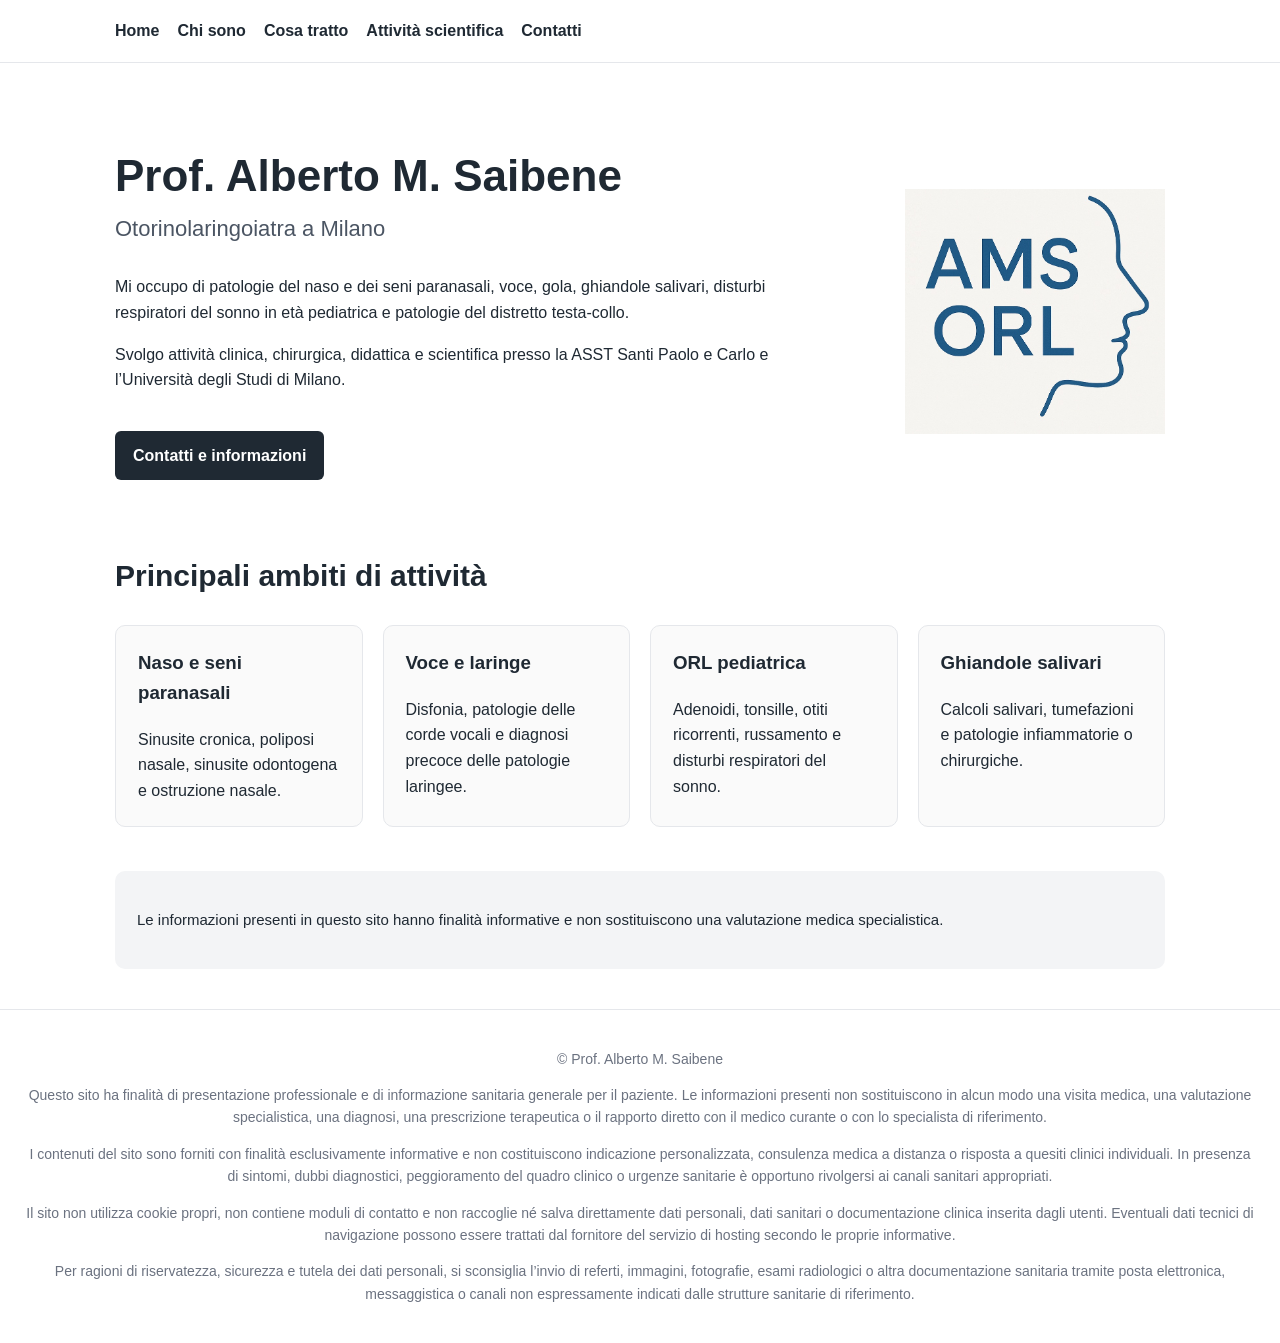
<file: index.html>
<!DOCTYPE html>
<html lang="it">
<head>
  <meta charset="UTF-8">
  <meta name="viewport" content="width=device-width, initial-scale=1.0">

  <title>Prof. Alberto M. Saibene | Otorinolaringoiatra a Milano</title>
  <meta name="description" content="Prof. Alberto M. Saibene, otorinolaringoiatra a Milano. Visite per patologie di naso, seni paranasali, voce, gola, ghiandole salivari e otorinolaringoiatria pediatrica.">

  <link rel="stylesheet" href="style.css">
</head>

<body>
  <header>
    <nav>
      <a href="index.html">Home</a>
      <a href="chi-sono.html">Chi sono</a>
      <a href="cosa-tratto.html">Cosa tratto</a>
      <a href="attivita-scientifica.html">Attività scientifica</a>
      <a href="contatti.html">Contatti</a>
    </nav>
  </header>

  <main>
 <section class="hero hero-with-logo">
  <div class="hero-text">
    <h1>Prof. Alberto M. Saibene</h1>
    <p class="subtitle">Otorinolaringoiatra a Milano</p>


      <p>
        Mi occupo di patologie del naso e dei seni paranasali, voce, gola,
        ghiandole salivari, disturbi respiratori del sonno in età pediatrica
        e patologie del distretto testa-collo.
      </p>

      <p>
        Svolgo attività clinica, chirurgica, didattica e scientifica presso
        la ASST Santi Paolo e Carlo e l’Università degli Studi di Milano.
      </p>


    <a class="button" href="contatti.html">Contatti e informazioni</a>
  </div>

  <div class="hero-logo-container">
    <img src="logo_ORL_AMS.jpg" alt="Logo ORL AMS" class="hero-logo">
  </div>
</section>
    
    <section>
      <h2>Principali ambiti di attività</h2>

      <div class="cards">
        <article>
          <h3>Naso e seni paranasali</h3>
          <p>Sinusite cronica, poliposi nasale, sinusite odontogena e ostruzione nasale.</p>
        </article>

        <article>
          <h3>Voce e laringe</h3>
          <p>Disfonia, patologie delle corde vocali e diagnosi precoce delle patologie laringee.</p>
        </article>

        <article>
          <h3>ORL pediatrica</h3>
          <p>Adenoidi, tonsille, otiti ricorrenti, russamento e disturbi respiratori del sonno.</p>
        </article>

        <article>
          <h3>Ghiandole salivari</h3>
          <p>Calcoli salivari, tumefazioni e patologie infiammatorie o chirurgiche.</p>
        </article>
      </div>
    </section>

    <section class="note">
      <p>
        Le informazioni presenti in questo sito hanno finalità informative e non sostituiscono
        una valutazione medica specialistica.
      </p>
    </section>
  </main>

<footer>
  <p>© Prof. Alberto M. Saibene</p>

  <p class="footer-smallprint">
    Questo sito ha finalità di presentazione professionale e di informazione sanitaria generale
    per il paziente. Le informazioni presenti non sostituiscono in alcun modo una visita medica,
    una valutazione specialistica, una diagnosi, una prescrizione terapeutica o il rapporto diretto
    con il medico curante o con lo specialista di riferimento.
  </p>

  <p class="footer-smallprint">
    I contenuti del sito sono forniti con finalità esclusivamente informative e non costituiscono
    indicazione personalizzata, consulenza medica a distanza o risposta a quesiti clinici individuali.
    In presenza di sintomi, dubbi diagnostici, peggioramento del quadro clinico o urgenze sanitarie
    è opportuno rivolgersi ai canali sanitari appropriati.
  </p>

  <p class="footer-smallprint">
    Il sito non utilizza cookie propri, non contiene moduli di contatto e non raccoglie né salva
    direttamente dati personali, dati sanitari o documentazione clinica inserita dagli utenti.
    Eventuali dati tecnici di navigazione possono essere trattati dal fornitore del servizio di
    hosting secondo le proprie informative.
  </p>

  <p class="footer-smallprint">
    Per ragioni di riservatezza, sicurezza e tutela dei dati personali, si sconsiglia l’invio di
    referti, immagini, fotografie, esami radiologici o altra documentazione sanitaria tramite posta
    elettronica, messaggistica o canali non espressamente indicati dalle strutture sanitarie di
    riferimento.
  </p>
</footer>
</body>
</html>
</file>
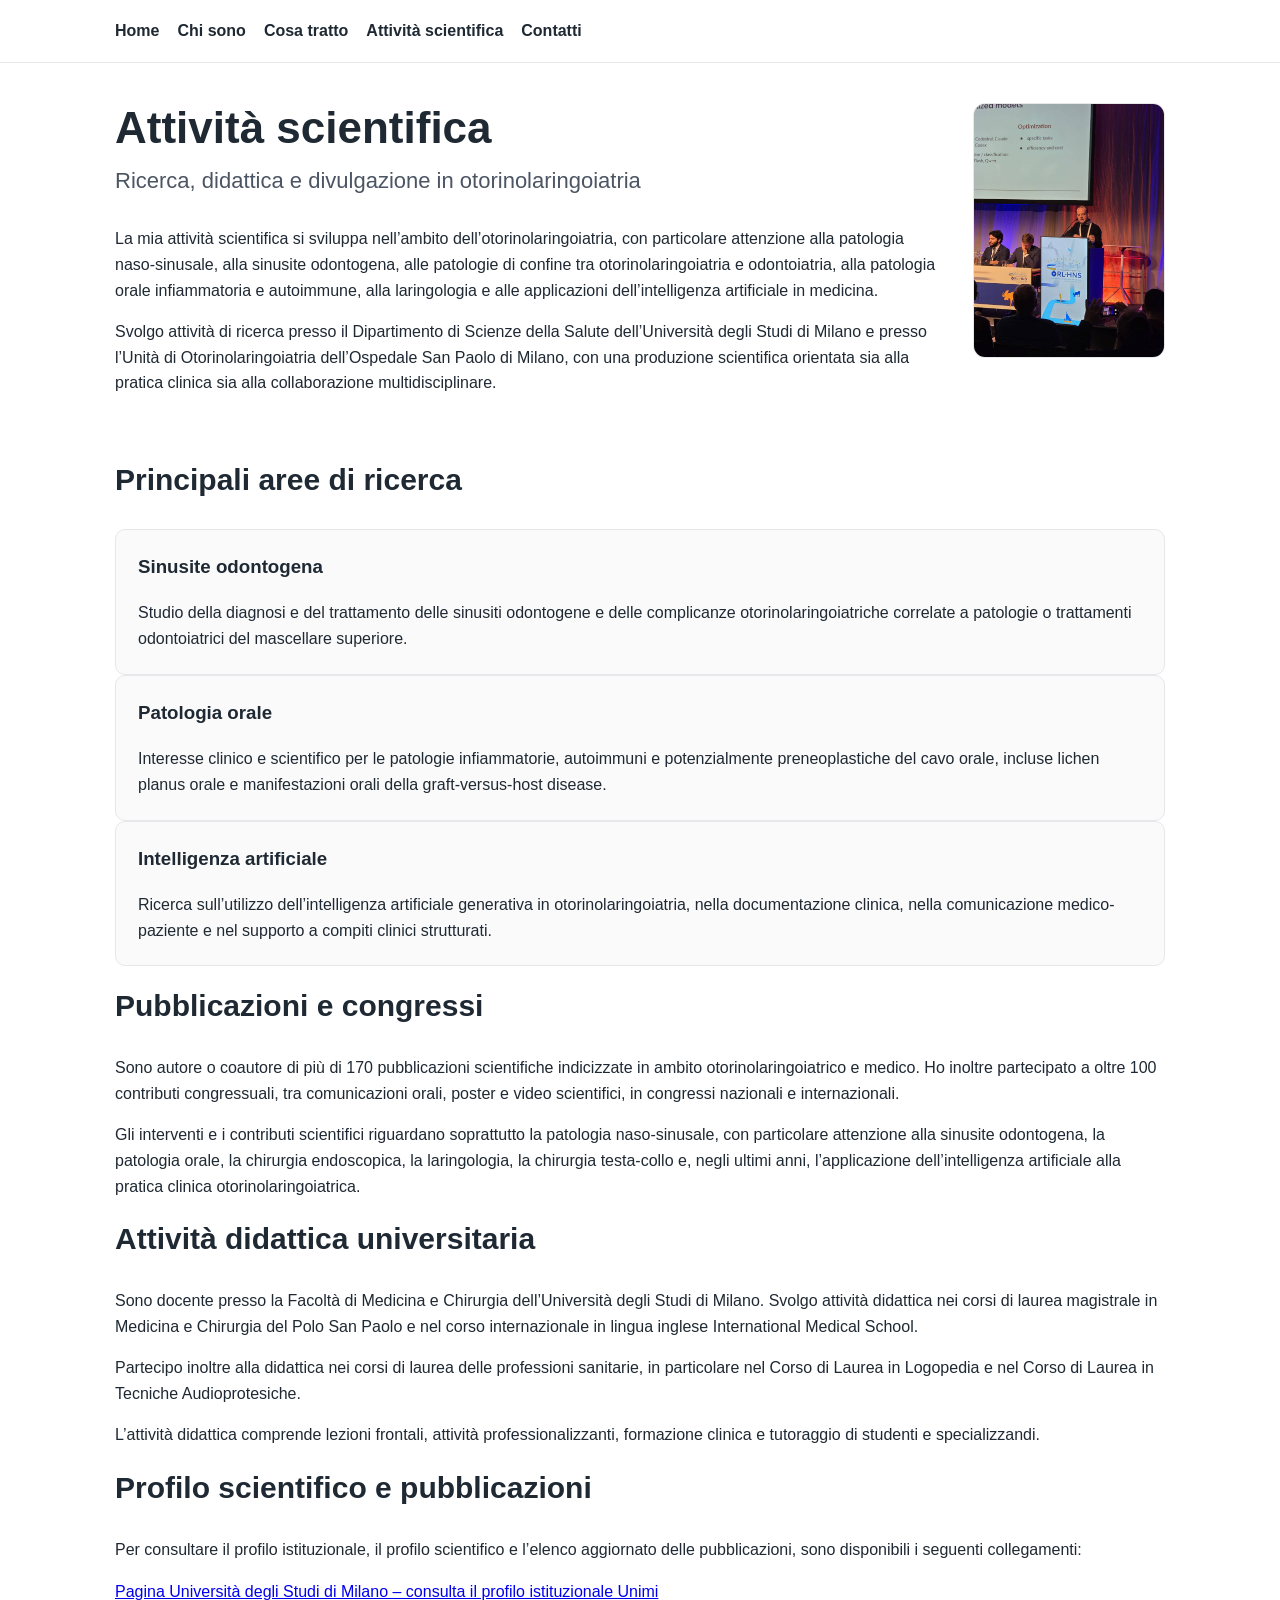
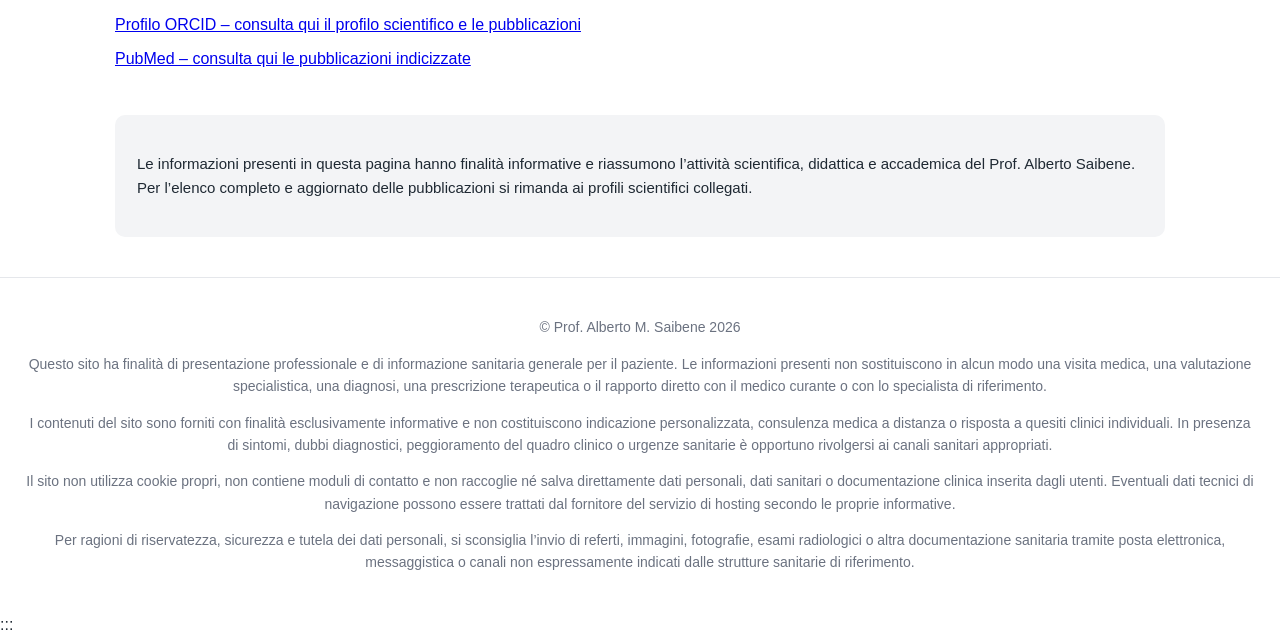
<file: attivita-scientifica.html>
<!DOCTYPE html>
<html lang="it">
<head>
  <meta charset="UTF-8">
  <meta name="viewport" content="width=device-width, initial-scale=1.0">

  <title>Attività scientifica | Prof. Alberto Saibene, otorinolaringoiatra a Milano</title>
  <meta name="description" content="Attività scientifica e didattica del Prof. Alberto Saibene: ricerca in otorinolaringoiatria, sinusite odontogena, patologia orale, laringologia, chirurgia endoscopica e intelligenza artificiale.">

  <link rel="stylesheet" href="style.css">
</head>

<body>
  <header>
    <nav>
      <a href="index.html">Home</a>
      <a href="chi-sono.html">Chi sono</a>
      <a href="cosa-tratto.html">Cosa tratto</a>
      <a href="attivita-scientifica.html">Attività scientifica</a>
      <a href="contatti.html">Contatti</a>
    </nav>
  </header>

  <main>
    <section style="display: flex; flex-direction: row; align-items: flex-start; gap: 32px; margin-bottom: 44px;">
      <div style="flex: 1 1 auto; min-width: 0;">
        <h1>Attività scientifica</h1>
        <p class="subtitle">Ricerca, didattica e divulgazione in otorinolaringoiatria</p>

        <p>
          La mia attività scientifica si sviluppa nell’ambito dell’otorinolaringoiatria,
          con particolare attenzione alla patologia naso-sinusale, alla sinusite odontogena,
          alle patologie di confine tra otorinolaringoiatria e odontoiatria, alla patologia
          orale infiammatoria e autoimmune, alla laringologia e alle applicazioni
          dell’intelligenza artificiale in medicina.
        </p>

        <p>
          Svolgo attività di ricerca presso il Dipartimento di Scienze della Salute
          dell’Università degli Studi di Milano e presso l’Unità di Otorinolaringoiatria
          dell’Ospedale San Paolo di Milano, con una produzione scientifica orientata sia
          alla pratica clinica sia alla collaborazione multidisciplinare.
        </p>
      </div>

      <div style="flex: 0 0 190px; text-align: right;">
        <img
          src="podium-speaker.jpg"
          alt="Prof. Alberto Saibene durante una relazione scientifica"
          style="display: block; width: 190px; max-width: 190px; height: auto; border-radius: 12px; border: 1px solid #e5e7eb;"
        >
      </div>
    </section>

    <section class="highlight-box">
      <h2>Principali aree di ricerca</h2>

      <div class="feature-grid">
        <article>
          <h3>Sinusite odontogena</h3>
          <p>
            Studio della diagnosi e del trattamento delle sinusiti odontogene e delle
            complicanze otorinolaringoiatriche correlate a patologie o trattamenti
            odontoiatrici del mascellare superiore.
          </p>
        </article>

        <article>
          <h3>Patologia orale</h3>
          <p>
            Interesse clinico e scientifico per le patologie infiammatorie, autoimmuni
            e potenzialmente preneoplastiche del cavo orale, incluse lichen planus orale
            e manifestazioni orali della graft-versus-host disease.
          </p>
        </article>

        <article>
          <h3>Intelligenza artificiale</h3>
          <p>
            Ricerca sull’utilizzo dell’intelligenza artificiale generativa in
            otorinolaringoiatria, nella documentazione clinica, nella comunicazione
            medico-paziente e nel supporto a compiti clinici strutturati.
          </p>
        </article>
      </div>
    </section>

    <section class="content-section">
      <h2>Pubblicazioni e congressi</h2>

      <p>
        Sono autore o coautore di più di 170 pubblicazioni scientifiche indicizzate
        in ambito otorinolaringoiatrico e medico. Ho inoltre partecipato a oltre 100
        contributi congressuali, tra comunicazioni orali, poster e video scientifici,
        in congressi nazionali e internazionali.
      </p>

      <p>
        Gli interventi e i contributi scientifici riguardano soprattutto la patologia
        naso-sinusale, con particolare attenzione alla sinusite odontogena, la patologia
        orale, la chirurgia endoscopica, la laringologia, la chirurgia testa-collo e,
        negli ultimi anni, l’applicazione dell’intelligenza artificiale alla pratica
        clinica otorinolaringoiatrica.
      </p>
    </section>

    <section class="content-section">
      <h2>Attività didattica universitaria</h2>

      <p>
        Sono docente presso la Facoltà di Medicina e Chirurgia dell’Università degli
        Studi di Milano. Svolgo attività didattica nei corsi di laurea magistrale in
        Medicina e Chirurgia del Polo San Paolo e nel corso internazionale in lingua
        inglese International Medical School.
      </p>

      <p>
        Partecipo inoltre alla didattica nei corsi di laurea delle professioni sanitarie,
        in particolare nel Corso di Laurea in Logopedia e nel Corso di Laurea in Tecniche
        Audioprotesiche.
      </p>

      <p>
        L’attività didattica comprende lezioni frontali, attività professionalizzanti,
        formazione clinica e tutoraggio di studenti e specializzandi.
      </p>
    </section>

    <section class="content-section">
      <h2>Profilo scientifico e pubblicazioni</h2>

      <p>
        Per consultare il profilo istituzionale, il profilo scientifico e l’elenco
        aggiornato delle pubblicazioni, sono disponibili i seguenti collegamenti:
      </p>

      <div style="margin-top: 14px;">
        <p style="margin: 0 0 8px 0;">
          <a href="https://www.unimi.it/it/ugov/person/alberto-saibene" target="_blank" rel="noopener noreferrer">
            Pagina Università degli Studi di Milano – consulta il profilo istituzionale Unimi
          </a>
        </p>

        <p style="margin: 0 0 8px 0;">
          <a href="https://orcid.org/0000-0003-1457-6871" target="_blank" rel="noopener noreferrer">
            Profilo ORCID – consulta qui il profilo scientifico e le pubblicazioni
          </a>
        </p>

        <p style="margin: 0;">
          <a href="https://pubmed.ncbi.nlm.nih.gov/?term=saibene+am&sort=date" target="_blank" rel="noopener noreferrer">
            PubMed – consulta qui le pubblicazioni indicizzate
          </a>
        </p>
      </div>
    </section>

    <section class="note">
      <p>
        Le informazioni presenti in questa pagina hanno finalità informative e riassumono
        l’attività scientifica, didattica e accademica del Prof. Alberto Saibene. Per
        l’elenco completo e aggiornato delle pubblicazioni si rimanda ai profili scientifici
        collegati.
      </p>
    </section>
  </main>

<footer>
  <p>© Prof. Alberto M. Saibene 2026</p>

  <p class="footer-smallprint">
    Questo sito ha finalità di presentazione professionale e di informazione sanitaria generale
    per il paziente. Le informazioni presenti non sostituiscono in alcun modo una visita medica,
    una valutazione specialistica, una diagnosi, una prescrizione terapeutica o il rapporto diretto
    con il medico curante o con lo specialista di riferimento.
  </p>

  <p class="footer-smallprint">
    I contenuti del sito sono forniti con finalità esclusivamente informative e non costituiscono
    indicazione personalizzata, consulenza medica a distanza o risposta a quesiti clinici individuali.
    In presenza di sintomi, dubbi diagnostici, peggioramento del quadro clinico o urgenze sanitarie
    è opportuno rivolgersi ai canali sanitari appropriati.
  </p>

  <p class="footer-smallprint">
    Il sito non utilizza cookie propri, non contiene moduli di contatto e non raccoglie né salva
    direttamente dati personali, dati sanitari o documentazione clinica inserita dagli utenti.
    Eventuali dati tecnici di navigazione possono essere trattati dal fornitore del servizio di
    hosting secondo le proprie informative.
  </p>

  <p class="footer-smallprint">
    Per ragioni di riservatezza, sicurezza e tutela dei dati personali, si sconsiglia l’invio di
    referti, immagini, fotografie, esami radiologici o altra documentazione sanitaria tramite posta
    elettronica, messaggistica o canali non espressamente indicati dalle strutture sanitarie di
    riferimento.
  </p>
</footer>
</body>
</html>
:::
</file>
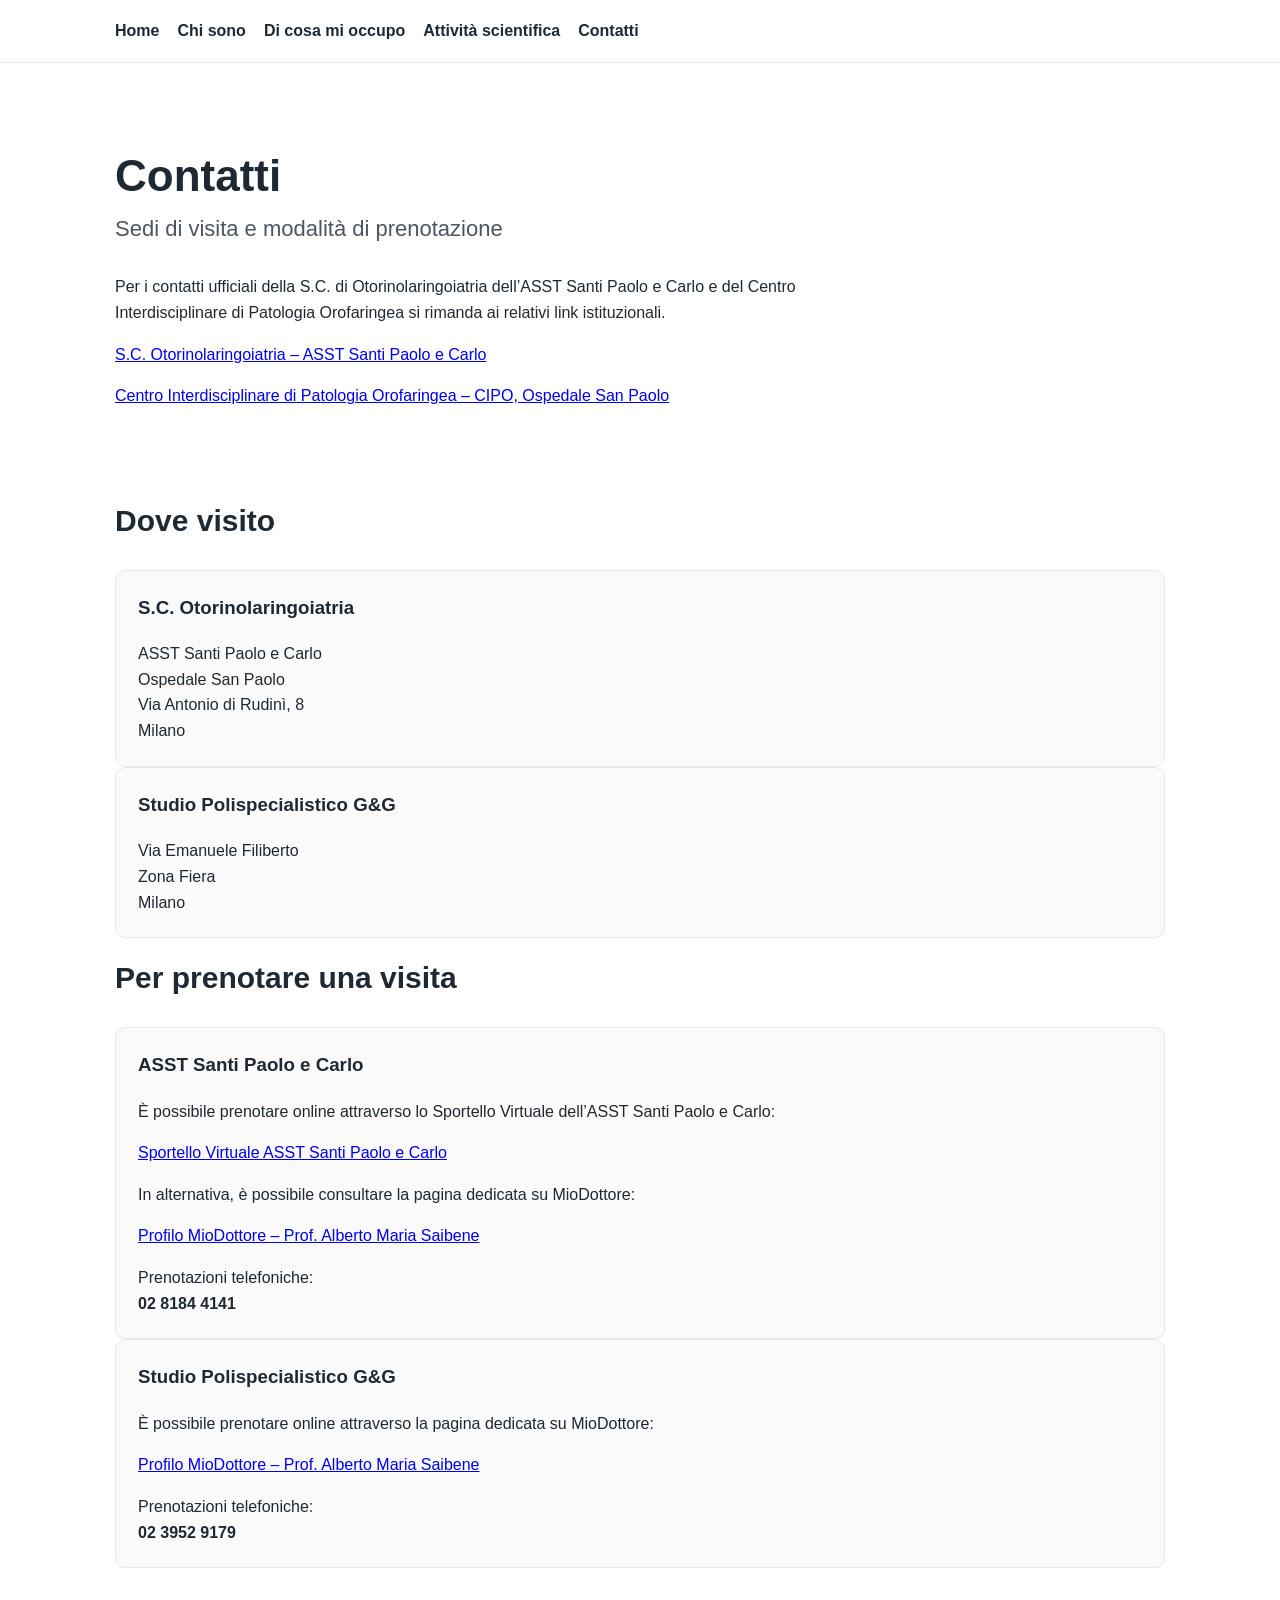
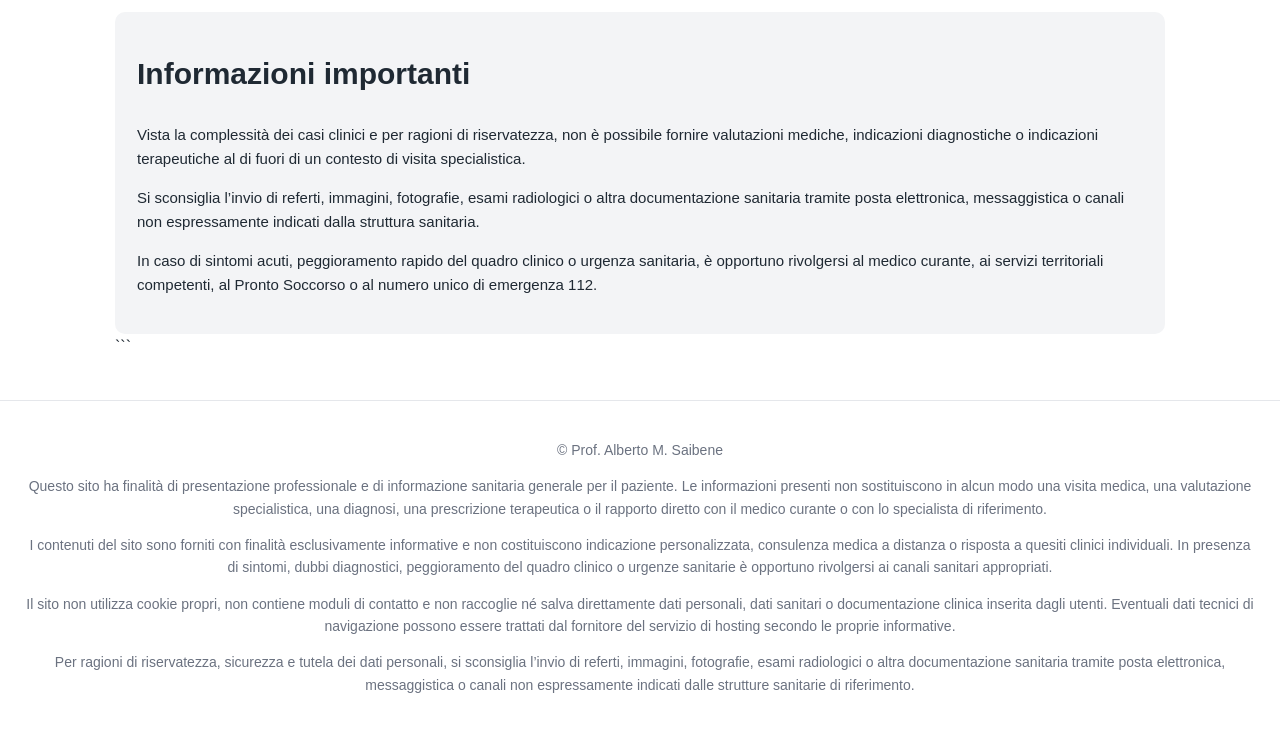
<file: contatti.html>
<!DOCTYPE html>

<html lang="it">
<head>
  <meta charset="UTF-8">
  <meta name="viewport" content="width=device-width, initial-scale=1.0">

  <title>Contatti | Prof. Alberto Saibene, otorinolaringoiatra a Milano</title>
  <meta name="description" content="Contatti, sedi di visita e modalità di prenotazione per visite otorinolaringoiatriche con il Prof. Alberto Saibene a Milano.">

  <link rel="stylesheet" href="style.css">
</head>

<body>
  <header>
    <nav>
      <a href="index.html">Home</a>
      <a href="chi-sono.html">Chi sono</a>
      <a href="cosa-tratto.html">Di cosa mi occupo</a>
      <a href="attivita-scientifica.html">Attività scientifica</a>
      <a href="contatti.html">Contatti</a>
    </nav>
  </header>

  <main>
    <section class="hero">
      <h1>Contatti</h1>
      <p class="subtitle">Sedi di visita e modalità di prenotazione</p>

  <p>
    Per i contatti ufficiali della S.C. di Otorinolaringoiatria dell’ASST Santi Paolo
    e Carlo e del Centro Interdisciplinare di Patologia Orofaringea si rimanda ai
    relativi link istituzionali.
  </p>

  <div class="simple-link-list">
    <p>
      <a href="https://www.asst-santipaolocarlo.it/strutture/otorinolaringoiatria" target="_blank" rel="noopener noreferrer">
        S.C. Otorinolaringoiatria – ASST Santi Paolo e Carlo
      </a>
    </p>

    <p>
      <a href="https://www.asst-santipaolocarlo.it/strutture/ambulatorio-centro-interdisciplinare-patologia-orofaringea-cipo-ospedale-san-paolo" target="_blank" rel="noopener noreferrer">
        Centro Interdisciplinare di Patologia Orofaringea – CIPO, Ospedale San Paolo
      </a>
    </p>
  </div>
</section>

<section class="content-section">
  <h2>Dove visito</h2>

  <div class="contact-grid">
    <article>
      <h3>S.C. Otorinolaringoiatria</h3>
      <p>
        ASST Santi Paolo e Carlo<br>
        Ospedale San Paolo<br>
        Via Antonio di Rudinì, 8<br>
        Milano
      </p>
    </article>

    <article>
      <h3>Studio Polispecialistico G&amp;G</h3>
      <p>
        Via Emanuele Filiberto<br>
        Zona Fiera<br>
        Milano
      </p>
    </article>
  </div>
</section>

<section class="content-section">
  <h2>Per prenotare una visita</h2>

  <div class="contact-grid">
    <article>
      <h3>ASST Santi Paolo e Carlo</h3>

      <p>
        È possibile prenotare online attraverso lo Sportello Virtuale dell’ASST Santi
        Paolo e Carlo:
      </p>

      <p>
        <a href="https://sportellovirtuale.asst-santipaolocarlo.it/#/home" target="_blank" rel="noopener noreferrer">
          Sportello Virtuale ASST Santi Paolo e Carlo
        </a>
      </p>

      <p>
        In alternativa, è possibile consultare la pagina dedicata su MioDottore:
      </p>

      <p>
        <a href="https://www.miodottore.it/alberto-maria-saibene/otorino/milano" target="_blank" rel="noopener noreferrer">
          Profilo MioDottore – Prof. Alberto Maria Saibene
        </a>
      </p>

      <p>
        Prenotazioni telefoniche:<br>
        <strong>02 8184 4141</strong>
      </p>
    </article>

    <article>
      <h3>Studio Polispecialistico G&amp;G</h3>

      <p>
        È possibile prenotare online attraverso la pagina dedicata su MioDottore:
      </p>

      <p>
        <a href="https://www.miodottore.it/alberto-maria-saibene/otorino/milano" target="_blank" rel="noopener noreferrer">
          Profilo MioDottore – Prof. Alberto Maria Saibene
        </a>
      </p>

      <p>
        Prenotazioni telefoniche:<br>
        <strong>02 3952 9179</strong>
      </p>
    </article>
  </div>
</section>

<section class="note">
  <h2>Informazioni importanti</h2>

  <p>
    Vista la complessità dei casi clinici e per ragioni di riservatezza, non è
    possibile fornire valutazioni mediche, indicazioni diagnostiche o indicazioni
    terapeutiche al di fuori di un contesto di visita specialistica.
  </p>

  <p>
    Si sconsiglia l’invio di referti, immagini, fotografie, esami radiologici o altra
    documentazione sanitaria tramite posta elettronica, messaggistica o canali non
    espressamente indicati dalla struttura sanitaria.
  </p>

  <p>
    In caso di sintomi acuti, peggioramento rapido del quadro clinico o urgenza
    sanitaria, è opportuno rivolgersi al medico curante, ai servizi territoriali
    competenti, al Pronto Soccorso o al numero unico di emergenza 112.
  </p>
</section>
```

  </main>

<footer>
  <p>© Prof. Alberto M. Saibene</p>

  <p class="footer-smallprint">
    Questo sito ha finalità di presentazione professionale e di informazione sanitaria generale
    per il paziente. Le informazioni presenti non sostituiscono in alcun modo una visita medica,
    una valutazione specialistica, una diagnosi, una prescrizione terapeutica o il rapporto diretto
    con il medico curante o con lo specialista di riferimento.
  </p>

  <p class="footer-smallprint">
    I contenuti del sito sono forniti con finalità esclusivamente informative e non costituiscono
    indicazione personalizzata, consulenza medica a distanza o risposta a quesiti clinici individuali.
    In presenza di sintomi, dubbi diagnostici, peggioramento del quadro clinico o urgenze sanitarie
    è opportuno rivolgersi ai canali sanitari appropriati.
  </p>

  <p class="footer-smallprint">
    Il sito non utilizza cookie propri, non contiene moduli di contatto e non raccoglie né salva
    direttamente dati personali, dati sanitari o documentazione clinica inserita dagli utenti.
    Eventuali dati tecnici di navigazione possono essere trattati dal fornitore del servizio di
    hosting secondo le proprie informative.
  </p>

  <p class="footer-smallprint">
    Per ragioni di riservatezza, sicurezza e tutela dei dati personali, si sconsiglia l’invio di
    referti, immagini, fotografie, esami radiologici o altra documentazione sanitaria tramite posta
    elettronica, messaggistica o canali non espressamente indicati dalle strutture sanitarie di
    riferimento.
  </p>
</footer>
</body>
</html>
</file>
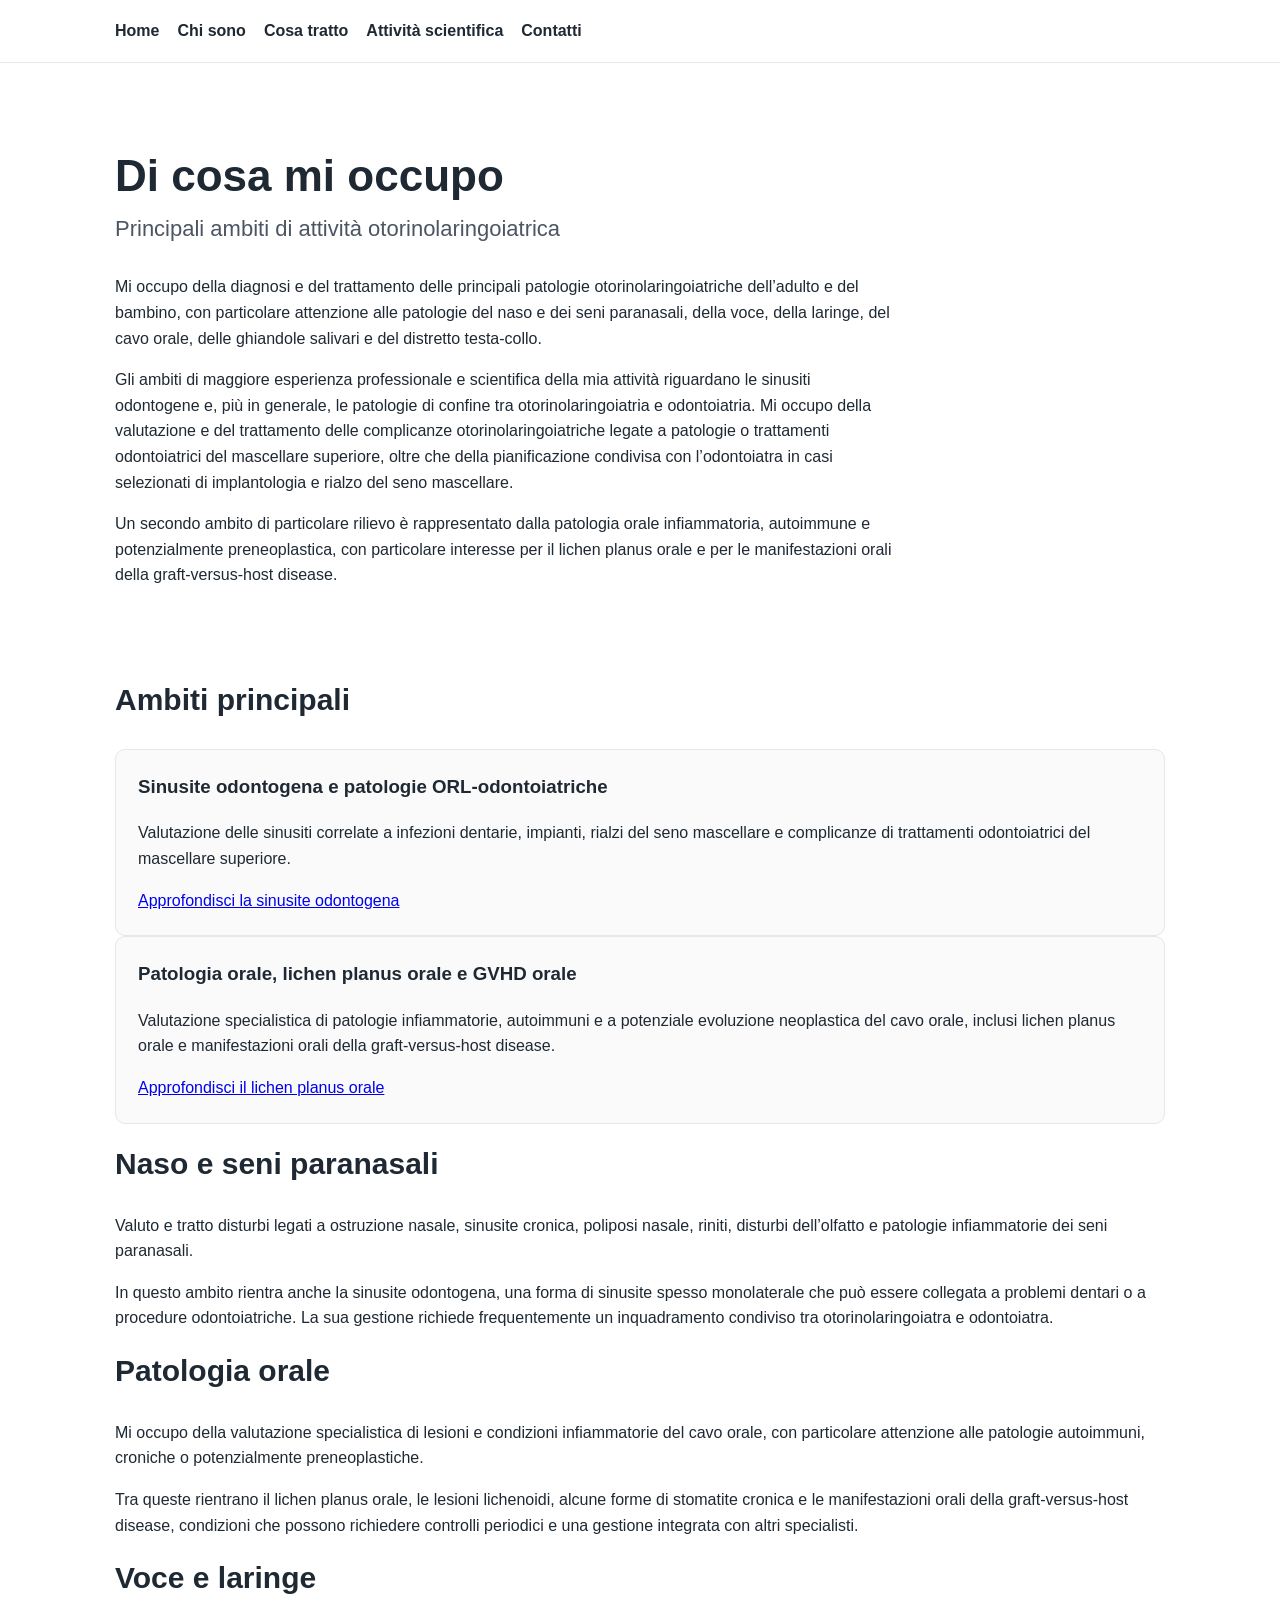
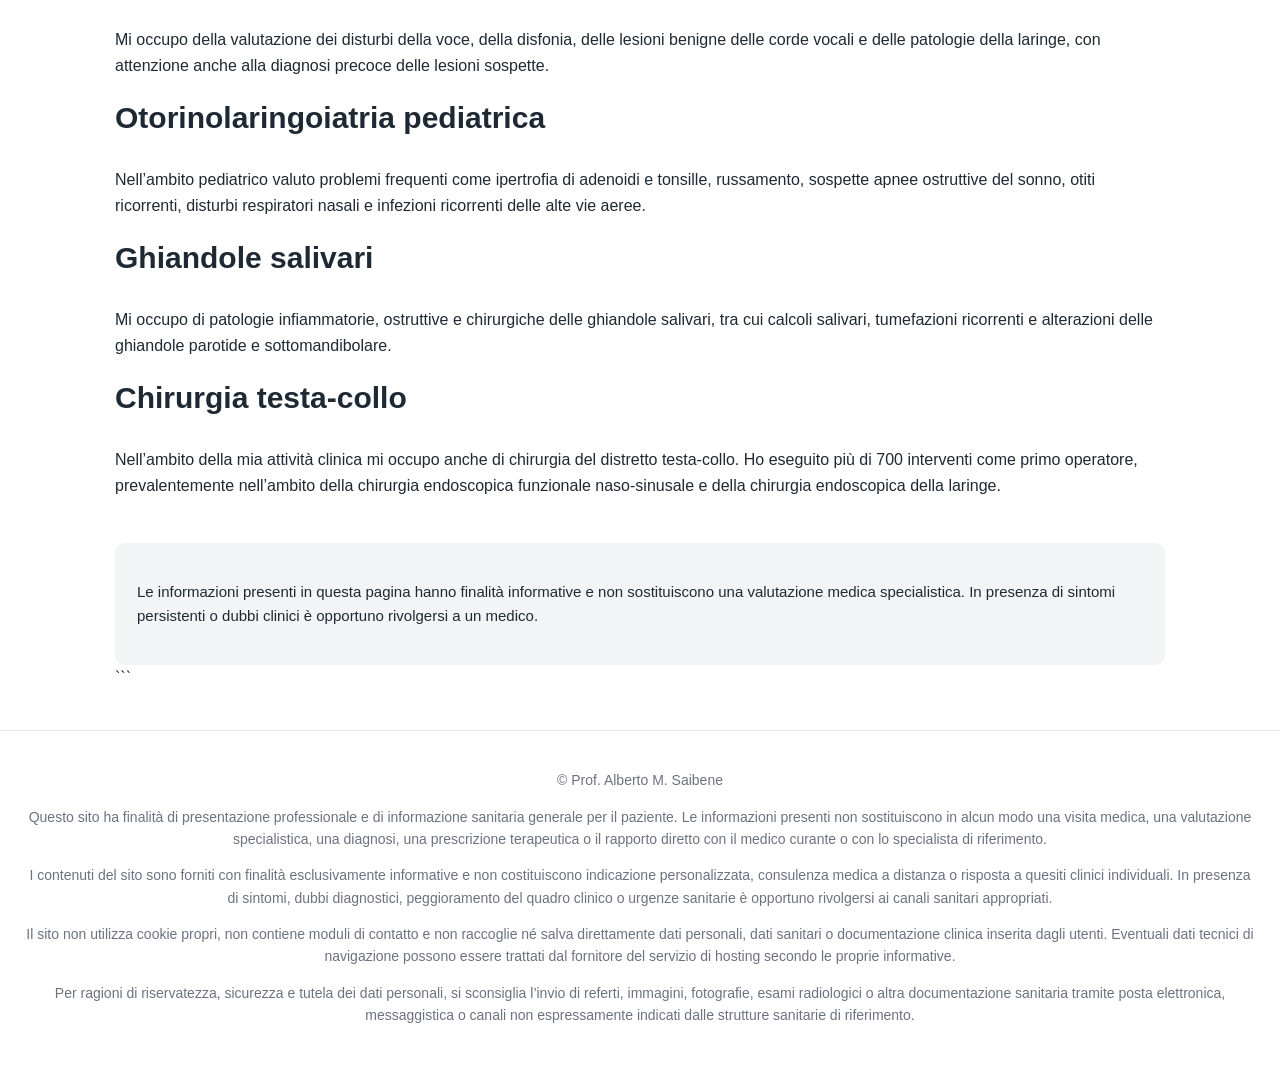
<file: cosa-tratto.html>
<!DOCTYPE html>

<html lang="it">
<head>
  <meta charset="UTF-8">
  <meta name="viewport" content="width=device-width, initial-scale=1.0">

  <title>Di cosa mi occupo | Prof. Alberto Saibene, otorinolaringoiatra a Milano</title>
  <meta name="description" content="Aree di attività del Prof. Alberto Saibene: sinusite odontogena, patologie di confine tra otorinolaringoiatria e odontoiatria, lichen planus orale, GVHD orale, voce, laringe, naso e seni paranasali.">

  <link rel="stylesheet" href="style.css">
</head>

<body>
  <header>
    <nav>
      <a href="index.html">Home</a>
      <a href="chi-sono.html">Chi sono</a>
      <a href="cosa-tratto.html">Cosa tratto</a>
      <a href="attivita-scientifica.html">Attività scientifica</a>
      <a href="contatti.html">Contatti</a>
    </nav>
  </header>

  <main>
    <section class="hero">
      <h1>Di cosa mi occupo</h1>
      <p class="subtitle">Principali ambiti di attività otorinolaringoiatrica</p>


      <p>
    Mi occupo della diagnosi e del trattamento delle principali patologie
    otorinolaringoiatriche dell’adulto e del bambino, con particolare attenzione
    alle patologie del naso e dei seni paranasali, della voce, della laringe,
    del cavo orale, delle ghiandole salivari e del distretto testa-collo.
  </p>

  <p>
    Gli ambiti di maggiore esperienza professionale e scientifica della mia attività
    riguardano le sinusiti odontogene e, più in generale, le patologie di confine
    tra otorinolaringoiatria e odontoiatria. Mi occupo della valutazione e del
    trattamento delle complicanze otorinolaringoiatriche legate a patologie o
    trattamenti odontoiatrici del mascellare superiore, oltre che della pianificazione
    condivisa con l’odontoiatra in casi selezionati di implantologia e rialzo del seno
    mascellare.
  </p>

  <p>
    Un secondo ambito di particolare rilievo è rappresentato dalla patologia orale
    infiammatoria, autoimmune e potenzialmente preneoplastica, con particolare interesse
    per il lichen planus orale e per le manifestazioni orali della graft-versus-host
    disease.
  </p>
</section>

<section class="highlight-box">
  <h2>Ambiti principali</h2>

  <div class="feature-grid">
    <article>
      <h3>Sinusite odontogena e patologie ORL-odontoiatriche</h3>
      <p>
        Valutazione delle sinusiti correlate a infezioni dentarie, impianti, rialzi
        del seno mascellare e complicanze di trattamenti odontoiatrici del mascellare
        superiore.
      </p>
      <p>
        <a href="sinusite-odontogena.html">Approfondisci la sinusite odontogena</a>
      </p>
    </article>

    <article>
      <h3>Patologia orale, lichen planus orale e GVHD orale</h3>
      <p>
        Valutazione specialistica di patologie infiammatorie, autoimmuni e a potenziale
        evoluzione neoplastica del cavo orale, inclusi lichen planus orale e manifestazioni
        orali della graft-versus-host disease.
      </p>
      <p>
        <a href="lichen-planus-orale.html">Approfondisci il lichen planus orale</a>
      </p>
    </article>
  </div>
</section>

<section class="content-section">
  <h2>Naso e seni paranasali</h2>

  <p>
    Valuto e tratto disturbi legati a ostruzione nasale, sinusite cronica,
    poliposi nasale, riniti, disturbi dell’olfatto e patologie infiammatorie
    dei seni paranasali.
  </p>

  <p>
    In questo ambito rientra anche la sinusite odontogena, una forma di sinusite
    spesso monolaterale che può essere collegata a problemi dentari o a procedure
    odontoiatriche. La sua gestione richiede frequentemente un inquadramento condiviso
    tra otorinolaringoiatra e odontoiatra.
  </p>
</section>

<section class="content-section">
  <h2>Patologia orale</h2>

  <p>
    Mi occupo della valutazione specialistica di lesioni e condizioni infiammatorie
    del cavo orale, con particolare attenzione alle patologie autoimmuni, croniche
    o potenzialmente preneoplastiche.
  </p>

  <p>
    Tra queste rientrano il lichen planus orale, le lesioni lichenoidi, alcune forme
    di stomatite cronica e le manifestazioni orali della graft-versus-host disease,
    condizioni che possono richiedere controlli periodici e una gestione integrata
    con altri specialisti.
  </p>
</section>

<section class="content-section">
  <h2>Voce e laringe</h2>

  <p>
    Mi occupo della valutazione dei disturbi della voce, della disfonia,
    delle lesioni benigne delle corde vocali e delle patologie della laringe,
    con attenzione anche alla diagnosi precoce delle lesioni sospette.
  </p>
</section>

<section class="content-section">
  <h2>Otorinolaringoiatria pediatrica</h2>

  <p>
    Nell’ambito pediatrico valuto problemi frequenti come ipertrofia di adenoidi
    e tonsille, russamento, sospette apnee ostruttive del sonno, otiti ricorrenti,
    disturbi respiratori nasali e infezioni ricorrenti delle alte vie aeree.
  </p>
</section>

<section class="content-section">
  <h2>Ghiandole salivari</h2>

  <p>
    Mi occupo di patologie infiammatorie, ostruttive e chirurgiche delle ghiandole
    salivari, tra cui calcoli salivari, tumefazioni ricorrenti e alterazioni
    delle ghiandole parotide e sottomandibolare.
  </p>
</section>

<section class="content-section">
  <h2>Chirurgia testa-collo</h2>

  <p>
    Nell’ambito della mia attività clinica mi occupo anche di chirurgia del distretto
    testa-collo. Ho eseguito più di 700 interventi come primo operatore, prevalentemente
    nell’ambito della chirurgia endoscopica funzionale naso-sinusale e della chirurgia
    endoscopica della laringe.
  </p>
</section>

<section class="note">
  <p>
    Le informazioni presenti in questa pagina hanno finalità informative e non
    sostituiscono una valutazione medica specialistica. In presenza di sintomi
    persistenti o dubbi clinici è opportuno rivolgersi a un medico.
  </p>
</section>
```

  </main>

<footer>
  <p>© Prof. Alberto M. Saibene</p>

  <p class="footer-smallprint">
    Questo sito ha finalità di presentazione professionale e di informazione sanitaria generale
    per il paziente. Le informazioni presenti non sostituiscono in alcun modo una visita medica,
    una valutazione specialistica, una diagnosi, una prescrizione terapeutica o il rapporto diretto
    con il medico curante o con lo specialista di riferimento.
  </p>

  <p class="footer-smallprint">
    I contenuti del sito sono forniti con finalità esclusivamente informative e non costituiscono
    indicazione personalizzata, consulenza medica a distanza o risposta a quesiti clinici individuali.
    In presenza di sintomi, dubbi diagnostici, peggioramento del quadro clinico o urgenze sanitarie
    è opportuno rivolgersi ai canali sanitari appropriati.
  </p>

  <p class="footer-smallprint">
    Il sito non utilizza cookie propri, non contiene moduli di contatto e non raccoglie né salva
    direttamente dati personali, dati sanitari o documentazione clinica inserita dagli utenti.
    Eventuali dati tecnici di navigazione possono essere trattati dal fornitore del servizio di
    hosting secondo le proprie informative.
  </p>

  <p class="footer-smallprint">
    Per ragioni di riservatezza, sicurezza e tutela dei dati personali, si sconsiglia l’invio di
    referti, immagini, fotografie, esami radiologici o altra documentazione sanitaria tramite posta
    elettronica, messaggistica o canali non espressamente indicati dalle strutture sanitarie di
    riferimento.
  </p>
</footer>
</body>
</html>
</file>
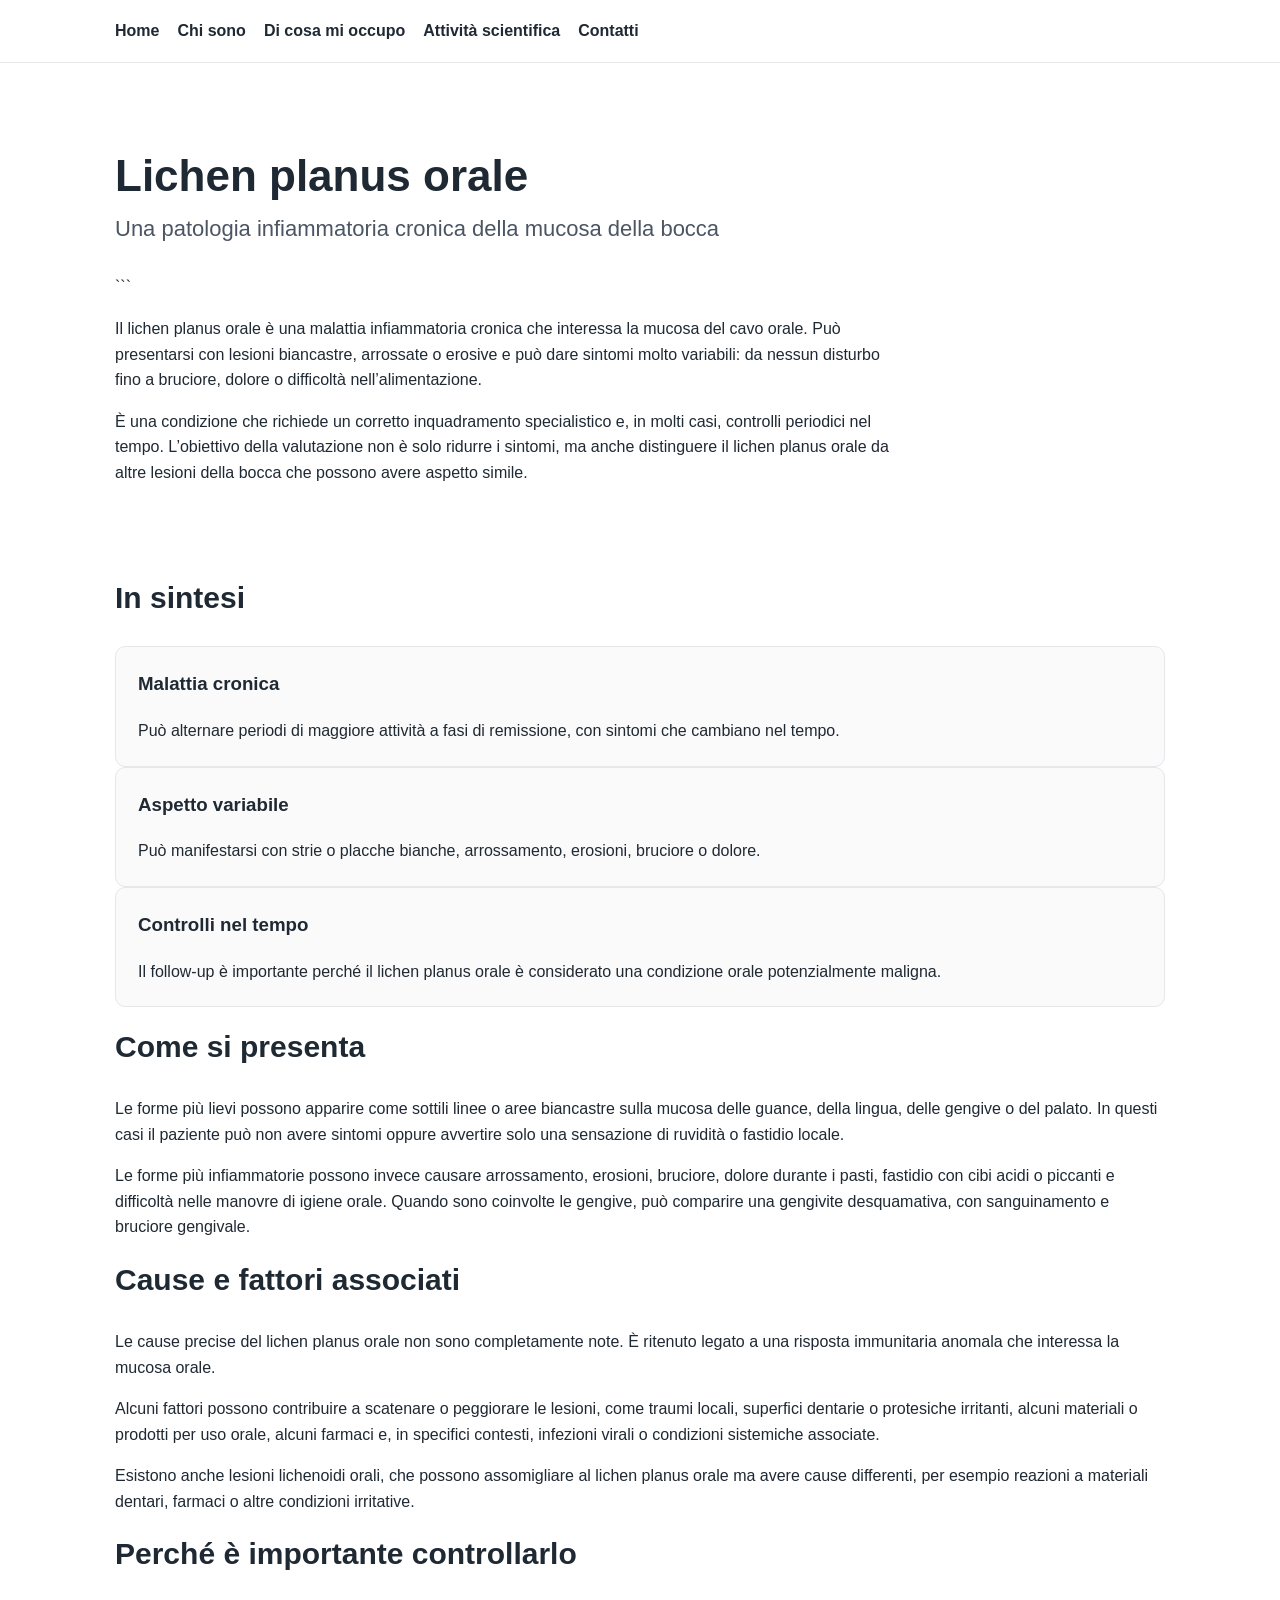
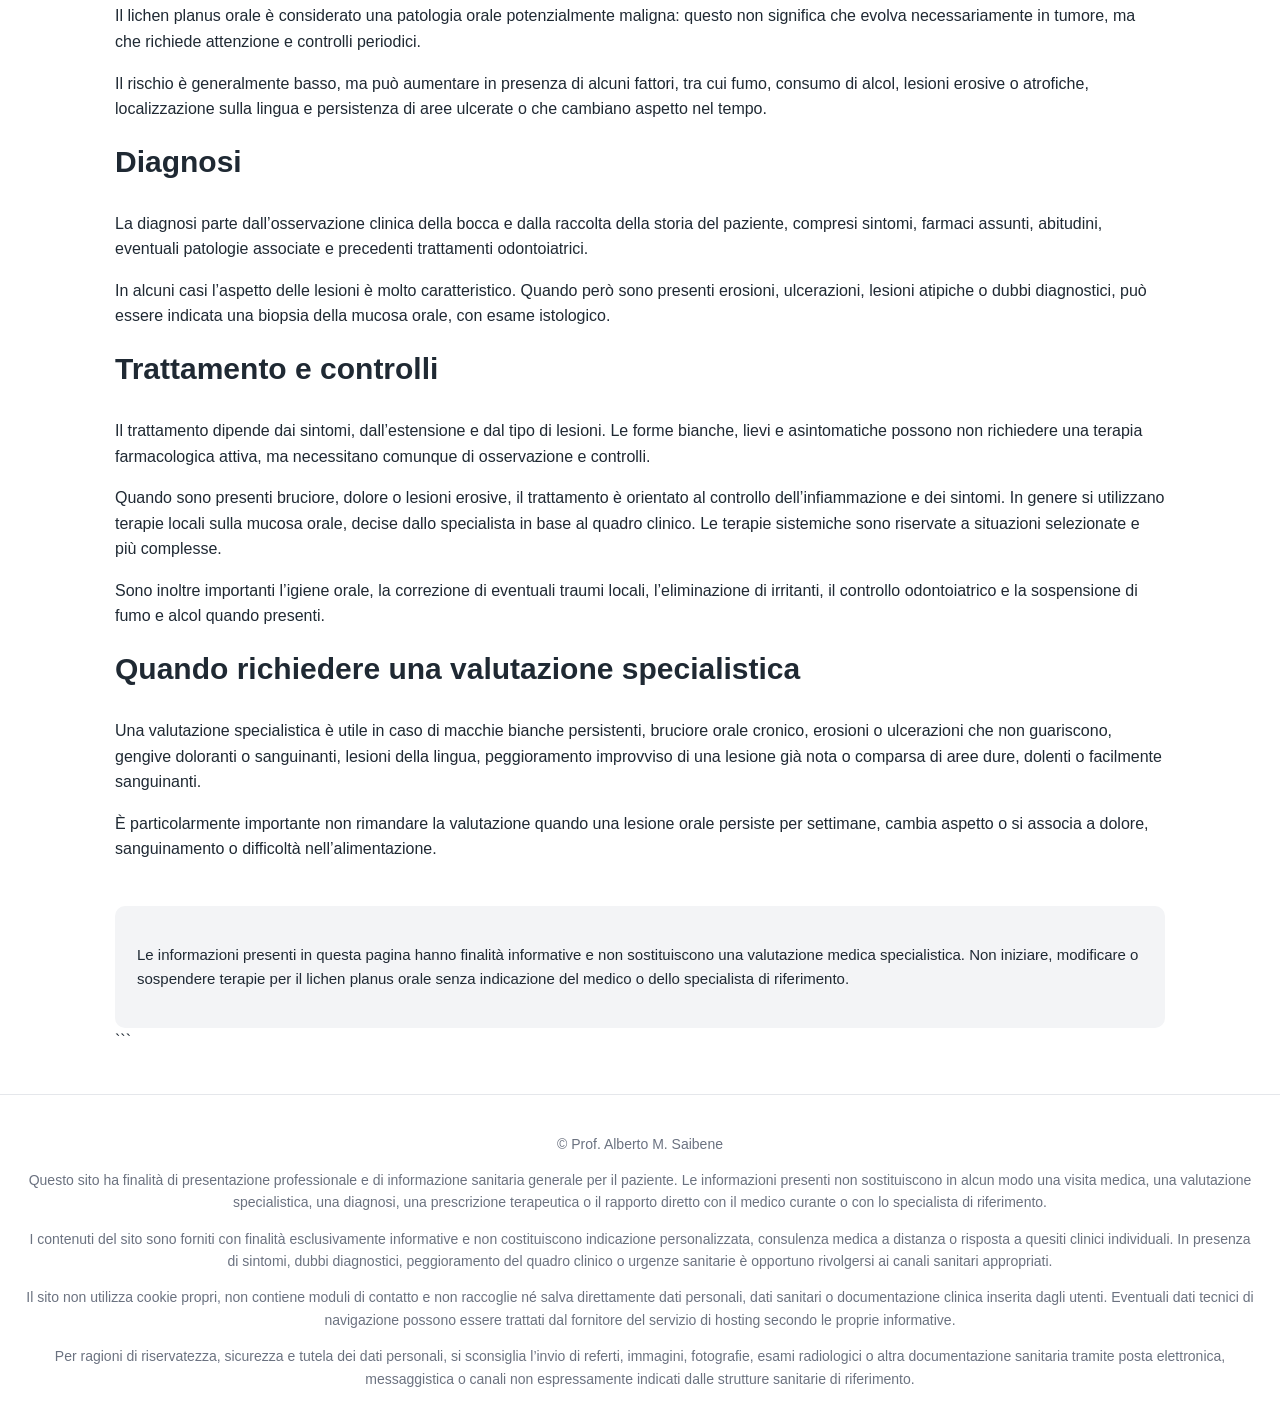
<file: lichen-planus-orale.html>
<!DOCTYPE html>

<html lang="it">
<head>
  <meta charset="UTF-8">
  <meta name="viewport" content="width=device-width, initial-scale=1.0">

  <title>Lichen planus orale | Prof. Alberto Saibene, otorinolaringoiatra a Milano</title>
  <meta name="description" content="Informazioni per pazienti sul lichen planus orale: sintomi, diagnosi, controlli, rischio di trasformazione e importanza del follow-up specialistico.">

  <link rel="stylesheet" href="style.css">
</head>

<body>
  <header>
    <nav>
      <a href="index.html">Home</a>
      <a href="chi-sono.html">Chi sono</a>
      <a href="cosa-tratto.html">Di cosa mi occupo</a>
      <a href="attivita-scientifica.html">Attività scientifica</a>
      <a href="contatti.html">Contatti</a>
    </nav>
  </header>

  <main>
    <section class="hero">
      <h1>Lichen planus orale</h1>
      <p class="subtitle">Una patologia infiammatoria cronica della mucosa della bocca</p>

```
  <p>
    Il lichen planus orale è una malattia infiammatoria cronica che interessa
    la mucosa del cavo orale. Può presentarsi con lesioni biancastre, arrossate
    o erosive e può dare sintomi molto variabili: da nessun disturbo fino a bruciore,
    dolore o difficoltà nell’alimentazione.
  </p>

  <p>
    È una condizione che richiede un corretto inquadramento specialistico e,
    in molti casi, controlli periodici nel tempo. L’obiettivo della valutazione
    non è solo ridurre i sintomi, ma anche distinguere il lichen planus orale
    da altre lesioni della bocca che possono avere aspetto simile.
  </p>
</section>

<section class="highlight-box">
  <h2>In sintesi</h2>

  <div class="feature-grid">
    <article>
      <h3>Malattia cronica</h3>
      <p>
        Può alternare periodi di maggiore attività a fasi di remissione, con sintomi
        che cambiano nel tempo.
      </p>
    </article>

    <article>
      <h3>Aspetto variabile</h3>
      <p>
        Può manifestarsi con strie o placche bianche, arrossamento, erosioni,
        bruciore o dolore.
      </p>
    </article>

    <article>
      <h3>Controlli nel tempo</h3>
      <p>
        Il follow-up è importante perché il lichen planus orale è considerato
        una condizione orale potenzialmente maligna.
      </p>
    </article>
  </div>
</section>

<section class="content-section">
  <h2>Come si presenta</h2>

  <p>
    Le forme più lievi possono apparire come sottili linee o aree biancastre
    sulla mucosa delle guance, della lingua, delle gengive o del palato. In questi
    casi il paziente può non avere sintomi oppure avvertire solo una sensazione
    di ruvidità o fastidio locale.
  </p>

  <p>
    Le forme più infiammatorie possono invece causare arrossamento, erosioni,
    bruciore, dolore durante i pasti, fastidio con cibi acidi o piccanti e difficoltà
    nelle manovre di igiene orale. Quando sono coinvolte le gengive, può comparire
    una gengivite desquamativa, con sanguinamento e bruciore gengivale.
  </p>
</section>

<section class="content-section">
  <h2>Cause e fattori associati</h2>

  <p>
    Le cause precise del lichen planus orale non sono completamente note. È ritenuto
    legato a una risposta immunitaria anomala che interessa la mucosa orale.
  </p>

  <p>
    Alcuni fattori possono contribuire a scatenare o peggiorare le lesioni, come
    traumi locali, superfici dentarie o protesiche irritanti, alcuni materiali o
    prodotti per uso orale, alcuni farmaci e, in specifici contesti, infezioni virali
    o condizioni sistemiche associate.
  </p>

  <p>
    Esistono anche lesioni lichenoidi orali, che possono assomigliare al lichen
    planus orale ma avere cause differenti, per esempio reazioni a materiali dentari,
    farmaci o altre condizioni irritative.
  </p>
</section>

<section class="content-section">
  <h2>Perché è importante controllarlo</h2>

  <p>
    Il lichen planus orale è considerato una patologia orale potenzialmente maligna:
    questo non significa che evolva necessariamente in tumore, ma che richiede
    attenzione e controlli periodici.
  </p>

  <p>
    Il rischio è generalmente basso, ma può aumentare in presenza di alcuni fattori,
    tra cui fumo, consumo di alcol, lesioni erosive o atrofiche, localizzazione
    sulla lingua e persistenza di aree ulcerate o che cambiano aspetto nel tempo.
  </p>
</section>

<section class="content-section">
  <h2>Diagnosi</h2>

  <p>
    La diagnosi parte dall’osservazione clinica della bocca e dalla raccolta della
    storia del paziente, compresi sintomi, farmaci assunti, abitudini, eventuali
    patologie associate e precedenti trattamenti odontoiatrici.
  </p>

  <p>
    In alcuni casi l’aspetto delle lesioni è molto caratteristico. Quando però
    sono presenti erosioni, ulcerazioni, lesioni atipiche o dubbi diagnostici,
    può essere indicata una biopsia della mucosa orale, con esame istologico.
  </p>
</section>

<section class="content-section">
  <h2>Trattamento e controlli</h2>

  <p>
    Il trattamento dipende dai sintomi, dall’estensione e dal tipo di lesioni.
    Le forme bianche, lievi e asintomatiche possono non richiedere una terapia
    farmacologica attiva, ma necessitano comunque di osservazione e controlli.
  </p>

  <p>
    Quando sono presenti bruciore, dolore o lesioni erosive, il trattamento è
    orientato al controllo dell’infiammazione e dei sintomi. In genere si utilizzano
    terapie locali sulla mucosa orale, decise dallo specialista in base al quadro
    clinico. Le terapie sistemiche sono riservate a situazioni selezionate e più
    complesse.
  </p>

  <p>
    Sono inoltre importanti l’igiene orale, la correzione di eventuali traumi locali,
    l’eliminazione di irritanti, il controllo odontoiatrico e la sospensione di fumo
    e alcol quando presenti.
  </p>
</section>

<section class="content-section">
  <h2>Quando richiedere una valutazione specialistica</h2>

  <p>
    Una valutazione specialistica è utile in caso di macchie bianche persistenti,
    bruciore orale cronico, erosioni o ulcerazioni che non guariscono, gengive
    doloranti o sanguinanti, lesioni della lingua, peggioramento improvviso di una
    lesione già nota o comparsa di aree dure, dolenti o facilmente sanguinanti.
  </p>

  <p>
    È particolarmente importante non rimandare la valutazione quando una lesione
    orale persiste per settimane, cambia aspetto o si associa a dolore, sanguinamento
    o difficoltà nell’alimentazione.
  </p>
</section>

<section class="note">
  <p>
    Le informazioni presenti in questa pagina hanno finalità informative e non
    sostituiscono una valutazione medica specialistica. Non iniziare, modificare
    o sospendere terapie per il lichen planus orale senza indicazione del medico
    o dello specialista di riferimento.
  </p>
</section>
```

  </main>

<footer>
  <p>© Prof. Alberto M. Saibene</p>

  <p class="footer-smallprint">
    Questo sito ha finalità di presentazione professionale e di informazione sanitaria generale
    per il paziente. Le informazioni presenti non sostituiscono in alcun modo una visita medica,
    una valutazione specialistica, una diagnosi, una prescrizione terapeutica o il rapporto diretto
    con il medico curante o con lo specialista di riferimento.
  </p>

  <p class="footer-smallprint">
    I contenuti del sito sono forniti con finalità esclusivamente informative e non costituiscono
    indicazione personalizzata, consulenza medica a distanza o risposta a quesiti clinici individuali.
    In presenza di sintomi, dubbi diagnostici, peggioramento del quadro clinico o urgenze sanitarie
    è opportuno rivolgersi ai canali sanitari appropriati.
  </p>

  <p class="footer-smallprint">
    Il sito non utilizza cookie propri, non contiene moduli di contatto e non raccoglie né salva
    direttamente dati personali, dati sanitari o documentazione clinica inserita dagli utenti.
    Eventuali dati tecnici di navigazione possono essere trattati dal fornitore del servizio di
    hosting secondo le proprie informative.
  </p>

  <p class="footer-smallprint">
    Per ragioni di riservatezza, sicurezza e tutela dei dati personali, si sconsiglia l’invio di
    referti, immagini, fotografie, esami radiologici o altra documentazione sanitaria tramite posta
    elettronica, messaggistica o canali non espressamente indicati dalle strutture sanitarie di
    riferimento.
  </p>
</footer>
</body>
</html>
</file>
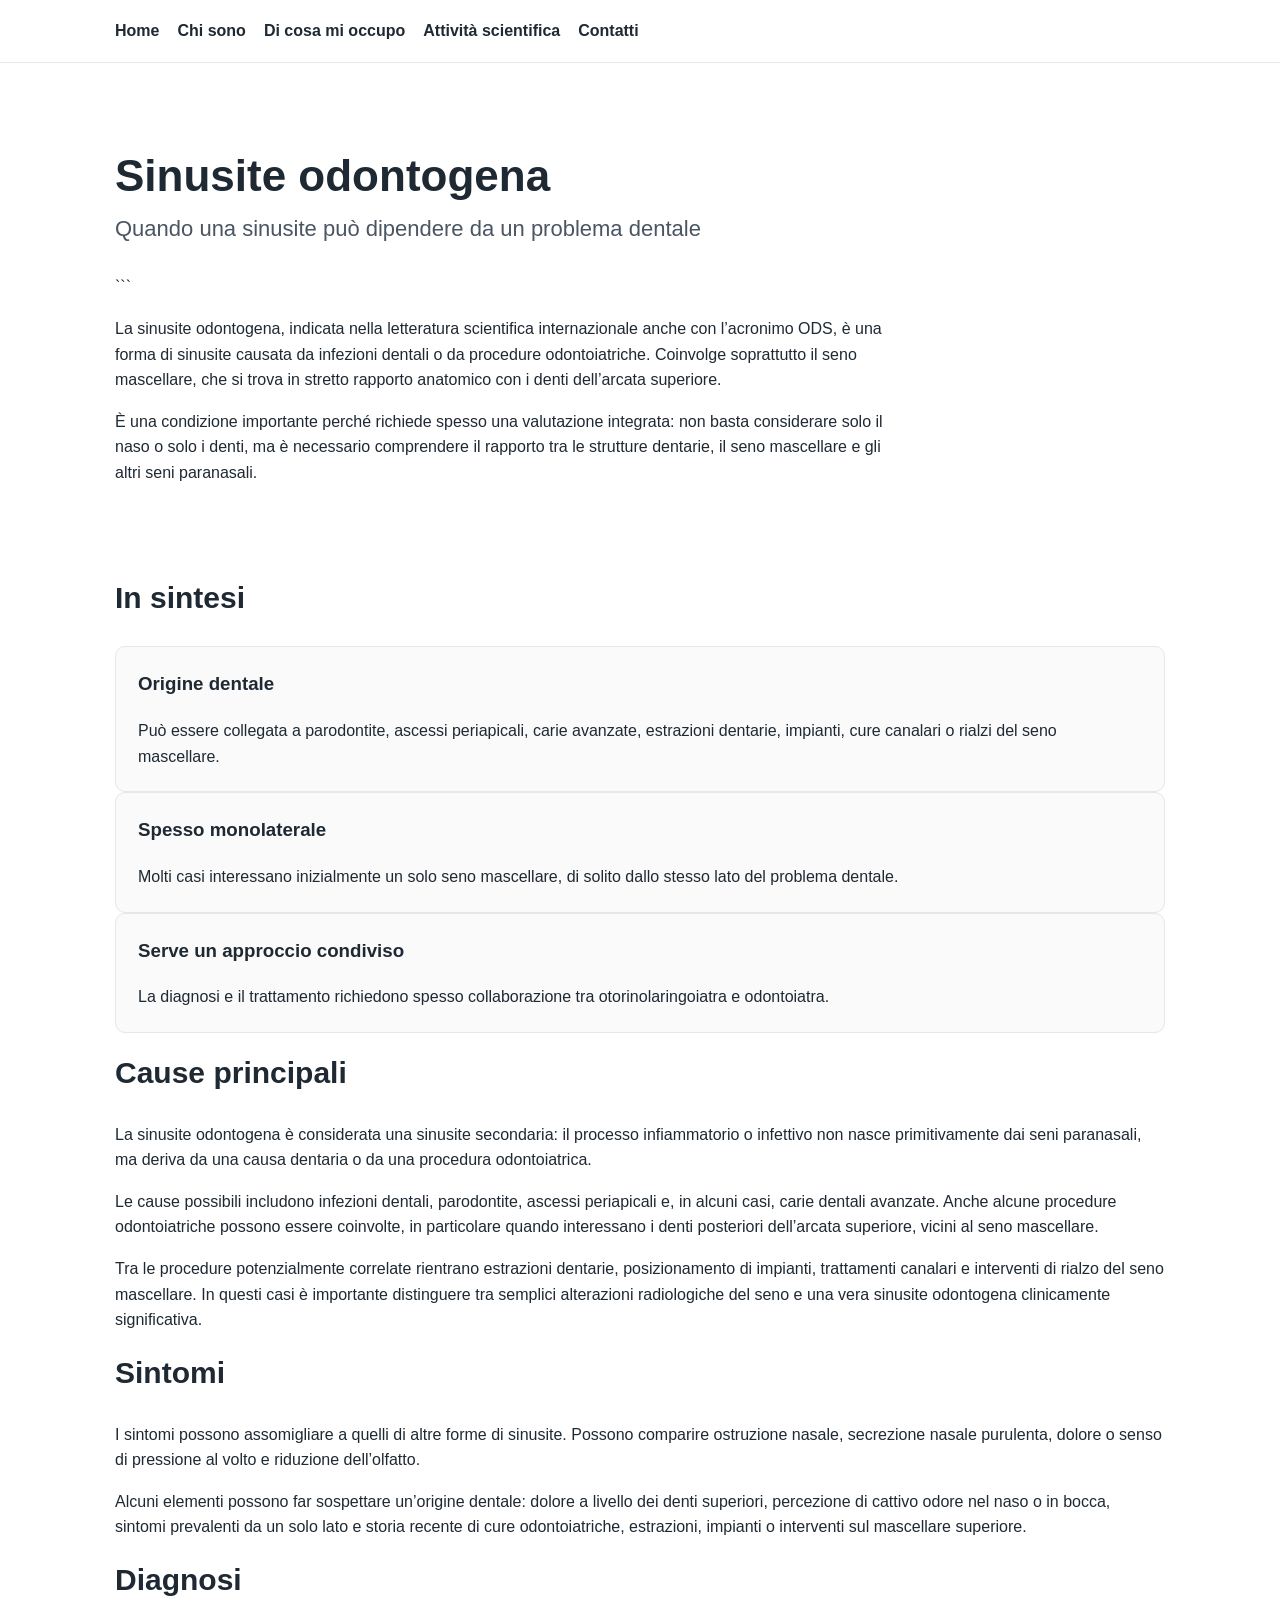
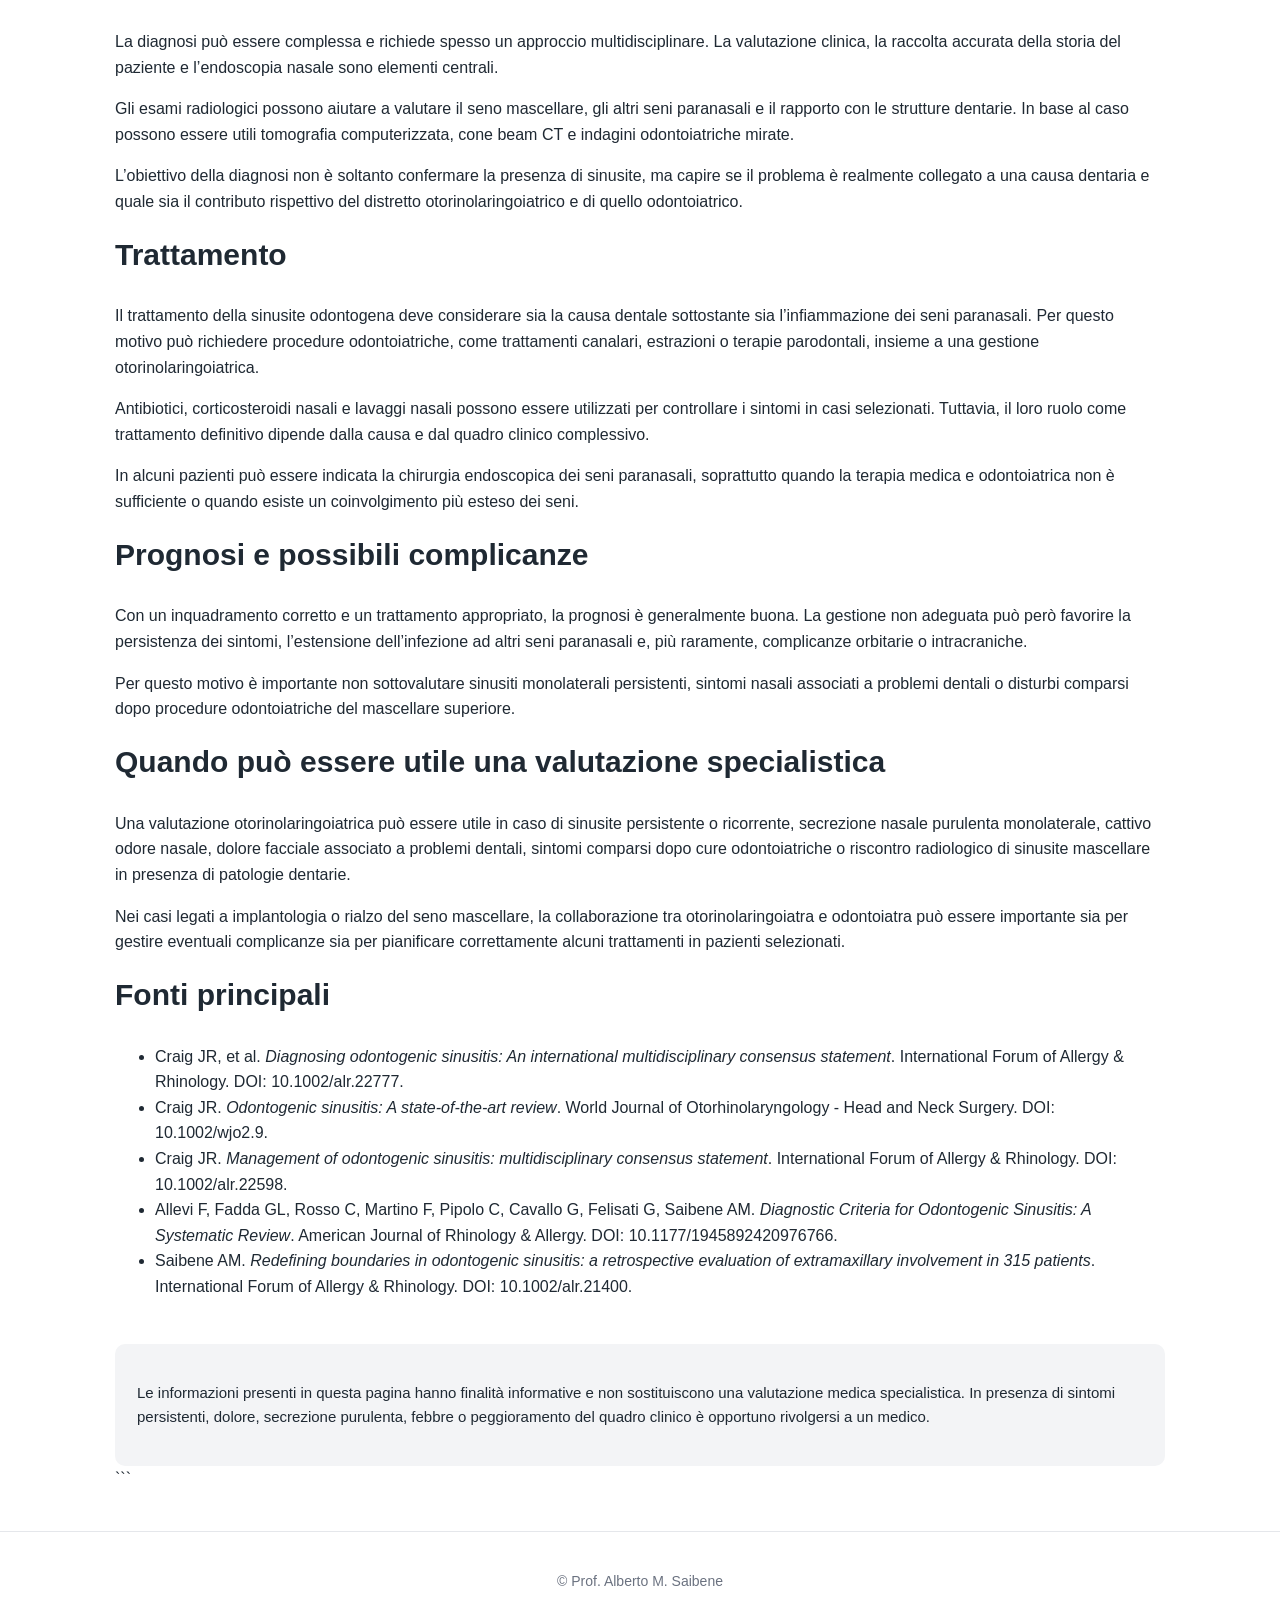
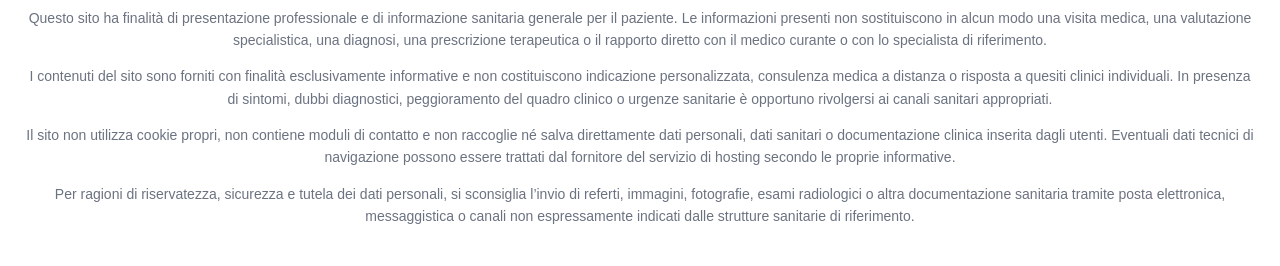
<file: sinusite-odontogena.html>
<!DOCTYPE html>

<html lang="it">
<head>
  <meta charset="UTF-8">
  <meta name="viewport" content="width=device-width, initial-scale=1.0">

  <title>Sinusite odontogena | Prof. Alberto Saibene, otorinolaringoiatra a Milano</title>
  <meta name="description" content="Informazioni per pazienti sulla sinusite odontogena: cause dentarie, sintomi, diagnosi, trattamento e ruolo della collaborazione tra otorinolaringoiatra e odontoiatra.">

  <link rel="stylesheet" href="style.css">
</head>

<body>
  <header>
    <nav>
      <a href="index.html">Home</a>
      <a href="chi-sono.html">Chi sono</a>
      <a href="cosa-tratto.html">Di cosa mi occupo</a>
      <a href="attivita-scientifica.html">Attività scientifica</a>
      <a href="contatti.html">Contatti</a>
    </nav>
  </header>

  <main>
    <section class="hero">
      <h1>Sinusite odontogena</h1>
      <p class="subtitle">Quando una sinusite può dipendere da un problema dentale</p>

```
  <p>
    La sinusite odontogena, indicata nella letteratura scientifica internazionale
    anche con l’acronimo ODS, è una forma di sinusite causata da infezioni dentali
    o da procedure odontoiatriche. Coinvolge soprattutto il seno mascellare, che si
    trova in stretto rapporto anatomico con i denti dell’arcata superiore.
  </p>

  <p>
    È una condizione importante perché richiede spesso una valutazione integrata:
    non basta considerare solo il naso o solo i denti, ma è necessario comprendere
    il rapporto tra le strutture dentarie, il seno mascellare e gli altri seni
    paranasali.
  </p>
</section>

<section class="highlight-box">
  <h2>In sintesi</h2>

  <div class="feature-grid">
    <article>
      <h3>Origine dentale</h3>
      <p>
        Può essere collegata a parodontite, ascessi periapicali, carie avanzate,
        estrazioni dentarie, impianti, cure canalari o rialzi del seno mascellare.
      </p>
    </article>

    <article>
      <h3>Spesso monolaterale</h3>
      <p>
        Molti casi interessano inizialmente un solo seno mascellare, di solito
        dallo stesso lato del problema dentale.
      </p>
    </article>

    <article>
      <h3>Serve un approccio condiviso</h3>
      <p>
        La diagnosi e il trattamento richiedono spesso collaborazione tra
        otorinolaringoiatra e odontoiatra.
      </p>
    </article>
  </div>
</section>

<section class="content-section">
  <h2>Cause principali</h2>

  <p>
    La sinusite odontogena è considerata una sinusite secondaria: il processo
    infiammatorio o infettivo non nasce primitivamente dai seni paranasali, ma
    deriva da una causa dentaria o da una procedura odontoiatrica.
  </p>

  <p>
    Le cause possibili includono infezioni dentali, parodontite, ascessi periapicali
    e, in alcuni casi, carie dentali avanzate. Anche alcune procedure odontoiatriche
    possono essere coinvolte, in particolare quando interessano i denti posteriori
    dell’arcata superiore, vicini al seno mascellare.
  </p>

  <p>
    Tra le procedure potenzialmente correlate rientrano estrazioni dentarie,
    posizionamento di impianti, trattamenti canalari e interventi di rialzo del
    seno mascellare. In questi casi è importante distinguere tra semplici alterazioni
    radiologiche del seno e una vera sinusite odontogena clinicamente significativa.
  </p>
</section>

<section class="content-section">
  <h2>Sintomi</h2>

  <p>
    I sintomi possono assomigliare a quelli di altre forme di sinusite. Possono
    comparire ostruzione nasale, secrezione nasale purulenta, dolore o senso di
    pressione al volto e riduzione dell’olfatto.
  </p>

  <p>
    Alcuni elementi possono far sospettare un’origine dentale: dolore a livello
    dei denti superiori, percezione di cattivo odore nel naso o in bocca, sintomi
    prevalenti da un solo lato e storia recente di cure odontoiatriche, estrazioni,
    impianti o interventi sul mascellare superiore.
  </p>
</section>

<section class="content-section">
  <h2>Diagnosi</h2>

  <p>
    La diagnosi può essere complessa e richiede spesso un approccio multidisciplinare.
    La valutazione clinica, la raccolta accurata della storia del paziente e
    l’endoscopia nasale sono elementi centrali.
  </p>

  <p>
    Gli esami radiologici possono aiutare a valutare il seno mascellare, gli altri
    seni paranasali e il rapporto con le strutture dentarie. In base al caso possono
    essere utili tomografia computerizzata, cone beam CT e indagini odontoiatriche
    mirate.
  </p>

  <p>
    L’obiettivo della diagnosi non è soltanto confermare la presenza di sinusite,
    ma capire se il problema è realmente collegato a una causa dentaria e quale sia
    il contributo rispettivo del distretto otorinolaringoiatrico e di quello
    odontoiatrico.
  </p>
</section>

<section class="content-section">
  <h2>Trattamento</h2>

  <p>
    Il trattamento della sinusite odontogena deve considerare sia la causa dentale
    sottostante sia l’infiammazione dei seni paranasali. Per questo motivo può
    richiedere procedure odontoiatriche, come trattamenti canalari, estrazioni o
    terapie parodontali, insieme a una gestione otorinolaringoiatrica.
  </p>

  <p>
    Antibiotici, corticosteroidi nasali e lavaggi nasali possono essere utilizzati
    per controllare i sintomi in casi selezionati. Tuttavia, il loro ruolo come
    trattamento definitivo dipende dalla causa e dal quadro clinico complessivo.
  </p>

  <p>
    In alcuni pazienti può essere indicata la chirurgia endoscopica dei seni
    paranasali, soprattutto quando la terapia medica e odontoiatrica non è sufficiente
    o quando esiste un coinvolgimento più esteso dei seni.
  </p>
</section>

<section class="content-section">
  <h2>Prognosi e possibili complicanze</h2>

  <p>
    Con un inquadramento corretto e un trattamento appropriato, la prognosi è
    generalmente buona. La gestione non adeguata può però favorire la persistenza
    dei sintomi, l’estensione dell’infezione ad altri seni paranasali e, più raramente,
    complicanze orbitarie o intracraniche.
  </p>

  <p>
    Per questo motivo è importante non sottovalutare sinusiti monolaterali persistenti,
    sintomi nasali associati a problemi dentali o disturbi comparsi dopo procedure
    odontoiatriche del mascellare superiore.
  </p>
</section>

<section class="content-section">
  <h2>Quando può essere utile una valutazione specialistica</h2>

  <p>
    Una valutazione otorinolaringoiatrica può essere utile in caso di sinusite
    persistente o ricorrente, secrezione nasale purulenta monolaterale, cattivo
    odore nasale, dolore facciale associato a problemi dentali, sintomi comparsi
    dopo cure odontoiatriche o riscontro radiologico di sinusite mascellare in
    presenza di patologie dentarie.
  </p>

  <p>
    Nei casi legati a implantologia o rialzo del seno mascellare, la collaborazione
    tra otorinolaringoiatra e odontoiatra può essere importante sia per gestire
    eventuali complicanze sia per pianificare correttamente alcuni trattamenti in
    pazienti selezionati.
  </p>
</section>

<section class="content-section">
  <h2>Fonti principali</h2>

  <ul class="references-list">
    <li>
      Craig JR, et al. <em>Diagnosing odontogenic sinusitis: An international multidisciplinary consensus statement</em>.
      International Forum of Allergy & Rhinology. DOI: 10.1002/alr.22777.
    </li>
    <li>
      Craig JR. <em>Odontogenic sinusitis: A state-of-the-art review</em>.
      World Journal of Otorhinolaryngology - Head and Neck Surgery. DOI: 10.1002/wjo2.9.
    </li>
    <li>
      Craig JR. <em>Management of odontogenic sinusitis: multidisciplinary consensus statement</em>.
      International Forum of Allergy & Rhinology. DOI: 10.1002/alr.22598.
    </li>
    <li>
      Allevi F, Fadda GL, Rosso C, Martino F, Pipolo C, Cavallo G, Felisati G, Saibene AM.
      <em>Diagnostic Criteria for Odontogenic Sinusitis: A Systematic Review</em>.
      American Journal of Rhinology & Allergy. DOI: 10.1177/1945892420976766.
    </li>
    <li>
      Saibene AM. <em>Redefining boundaries in odontogenic sinusitis: a retrospective evaluation of extramaxillary involvement in 315 patients</em>.
      International Forum of Allergy & Rhinology. DOI: 10.1002/alr.21400.
    </li>
  </ul>


<section class="note">
  <p>
    Le informazioni presenti in questa pagina hanno finalità informative e non
    sostituiscono una valutazione medica specialistica. In presenza di sintomi
    persistenti, dolore, secrezione purulenta, febbre o peggioramento del quadro
    clinico è opportuno rivolgersi a un medico.
  </p>
</section>
```

  </main>

<footer>
  <p>© Prof. Alberto M. Saibene</p>

  <p class="footer-smallprint">
    Questo sito ha finalità di presentazione professionale e di informazione sanitaria generale
    per il paziente. Le informazioni presenti non sostituiscono in alcun modo una visita medica,
    una valutazione specialistica, una diagnosi, una prescrizione terapeutica o il rapporto diretto
    con il medico curante o con lo specialista di riferimento.
  </p>

  <p class="footer-smallprint">
    I contenuti del sito sono forniti con finalità esclusivamente informative e non costituiscono
    indicazione personalizzata, consulenza medica a distanza o risposta a quesiti clinici individuali.
    In presenza di sintomi, dubbi diagnostici, peggioramento del quadro clinico o urgenze sanitarie
    è opportuno rivolgersi ai canali sanitari appropriati.
  </p>

  <p class="footer-smallprint">
    Il sito non utilizza cookie propri, non contiene moduli di contatto e non raccoglie né salva
    direttamente dati personali, dati sanitari o documentazione clinica inserita dagli utenti.
    Eventuali dati tecnici di navigazione possono essere trattati dal fornitore del servizio di
    hosting secondo le proprie informative.
  </p>

  <p class="footer-smallprint">
    Per ragioni di riservatezza, sicurezza e tutela dei dati personali, si sconsiglia l’invio di
    referti, immagini, fotografie, esami radiologici o altra documentazione sanitaria tramite posta
    elettronica, messaggistica o canali non espressamente indicati dalle strutture sanitarie di
    riferimento.
  </p>
</footer>
</body>
</html>
</file>
<file: style.css>
body {
  margin: 0;
  font-family: Arial, Helvetica, sans-serif;
  color: #1f2933;
  background: #ffffff;
  line-height: 1.6;
}

header {
  border-bottom: 1px solid #e5e7eb;
  background: #ffffff;
}

nav {
  max-width: 1050px;
  margin: 0 auto;
  padding: 18px 24px;
  display: flex;
  gap: 18px;
  flex-wrap: wrap;
}

nav a {
  color: #1f2933;
  text-decoration: none;
  font-weight: 600;
}

nav a:hover {
  text-decoration: underline;
}

main {
  max-width: 1050px;
  margin: 0 auto;
  padding: 40px 24px;
}

.hero {
  padding: 48px 0 56px 0;
  max-width: 780px;
}

h1 {
  font-size: 44px;
  line-height: 1.15;
  margin: 0 0 10px 0;
}

h2 {
  font-size: 30px;
  margin-top: 16px;
}

h3 {
  margin-top: 0;
}

.subtitle {
  font-size: 22px;
  color: #4b5563;
  margin-top: 0;
  margin-bottom: 28px;
}

.button {
  display: inline-block;
  margin-top: 22px;
  padding: 12px 18px;
  background: #1f2933;
  color: white;
  text-decoration: none;
  border-radius: 6px;
  font-weight: 600;
}

.button:hover {
  background: #374151;
}

.cards {
  display: grid;
  grid-template-columns: repeat(auto-fit, minmax(220px, 1fr));
  gap: 20px;
  margin-top: 24px;
}

article {
  border: 1px solid #e5e7eb;
  border-radius: 10px;
  padding: 22px;
  background: #fafafa;
}

article p {
  margin-bottom: 0;
}

.note {
  margin-top: 44px;
  padding: 22px;
  background: #f3f4f6;
  border-radius: 10px;
  font-size: 15px;
}

footer {
  border-top: 1px solid #e5e7eb;
  text-align: center;
  padding: 24px;
  color: #6b7280;
  font-size: 14px;
}

@media (max-width: 700px) {
  nav {
    gap: 12px;
    font-size: 15px;
  }

  main {
    padding: 28px 20px;
  }

  h1 {
    font-size: 34px;
  }

  h2 {
    font-size: 25px;
  }

  .subtitle {
    font-size: 19px;
  }

  .hero {
    padding: 34px 0 42px 0;
  }
}

.profile {
  display: grid;
  grid-template-columns: 1.8fr 1fr;
  gap: 40px;
  align-items: start;
}

.profile-photo-container {
  text-align: center;
}

.profile-photo {
  width: 100%;
  max-width: 320px;
  border-radius: 12px;
  border: 1px solid #e5e7eb;
}

@media (max-width: 800px) {
  .profile {
    grid-template-columns: 1fr;
  }

  .profile-photo-container {
    text-align: left;
  }

  .profile-photo {
    max-width: 260px;
  }
}

.hero-with-logo {
  display: grid;
  grid-template-columns: 1.6fr 0.8fr;
  gap: 40px;
  align-items: center;
  max-width: none;
}

.hero-text {
  max-width: 780px;
}

.hero-logo-container {
  text-align: right;
}

.hero-logo {
  width: 100%;
  max-width: 260px;
  height: auto;
}

@media (max-width: 800px) {
 .hero-with-logo {
  display: flex;
  align-items: right;
  justify-content: space-between;
  gap: 48px;
  max-width: none;
}

.hero-text {
  flex: 1;
  max-width: 760px;
}

.hero-logo-container {
  flex: 0 0 260px;
  text-align: right;
}

.hero-logo {
  width: 100%;
  max-width: 260px;
  height: auto;
}

/* Su schermi piccoli lo tiene comunque accanto, solo più compatto */
@media (max-width: 800px) {
  .hero-with-logo {
    gap: 20px;
  }

  .hero-logo-container {
    flex: 0 0 120px;
  }

  .hero-logo {
    max-width: 120px;
  }

  .hero-with-logo {
  display: flex;
  align-items: center;
  justify-content: space-between;
  gap: 48px;
  max-width: none;
}

.hero-text {
  flex: 1;
  max-width: 760px;
}

.hero-logo-container {
  flex: 0 0 260px;
  text-align: right;
}

.hero-logo {
  width: 100%;
  max-width: 260px;
  height: auto;
}

/* Su schermi piccoli lo tiene comunque accanto, solo più compatto */
@media (max-width: 800px) {
  .hero-with-logo {
    gap: 20px;
  }

  .hero-logo-container {
    flex: 0 0 120px;
  }

  .hero-logo {
    max-width: 120px;
  }
}

  .content-section {
margin-bottom: 38px;
}

.content-section a,
.highlight-box a {
color: #1f2933;
font-weight: 600;
}

.content-section a:hover,
.highlight-box a:hover {
text-decoration: underline;
}

.highlight-box {
margin: 10px 0 44px 0;
padding: 26px;
background: #f3f4f6;
border-radius: 12px;
}

.highlight-box h2 {
margin-top: 0;
}

.feature-grid {
display: grid;
grid-template-columns: repeat(auto-fit, minmax(260px, 1fr));
gap: 22px;
margin-top: 22px;
}

.feature-grid article {
background: #ffffff;
border: 1px solid #e5e7eb;
border-radius: 10px;
padding: 22px;
}

.feature-grid article p:last-child {
margin-bottom: 0;
}

.content-section {
margin-bottom: 38px;
}

.content-section a,
.highlight-box a {
color: #1f2933;
font-weight: 600;
}

.content-section a:hover,
.highlight-box a:hover {
text-decoration: underline;
}

.highlight-box {
margin: 10px 0 44px 0;
padding: 26px;
background: #f3f4f6;
border-radius: 12px;
}

.highlight-box h2 {
margin-top: 0;
}

.feature-grid {
display: grid;
grid-template-columns: repeat(auto-fit, minmax(260px, 1fr));
gap: 22px;
margin-top: 22px;
}

.feature-grid article {
background: #ffffff;
border: 1px solid #e5e7eb;
border-radius: 10px;
padding: 22px;
}

.feature-grid article p:last-child {
margin-bottom: 0;
}

.references-list {
padding-left: 22px;
}

.references-list li {
margin-bottom: 12px;
}

.source-note {
font-size: 14px;
color: #6b7280;
}

  .science-intro {
display: grid;
grid-template-columns: 1.7fr 0.9fr;
gap: 40px;
align-items: start;
margin-bottom: 44px;
}

.science-text {
max-width: 760px;
}

.science-photo-container {
text-align: right;
}

.science-photo {
width: 100%;
max-width: 320px;
border-radius: 12px;
border: 1px solid #e5e7eb;
}

.link-grid {
display: grid;
grid-template-columns: repeat(auto-fit, minmax(240px, 1fr));
gap: 18px;
margin-top: 22px;
}

.link-card {
display: block;
padding: 20px;
border: 1px solid #e5e7eb;
border-radius: 10px;
background: #fafafa;
color: #1f2933;
text-decoration: none;
}

.link-card strong {
display: block;
margin-bottom: 8px;
}

.link-card span {
display: block;
color: #4b5563;
font-size: 15px;
}

.link-card:hover {
background: #f3f4f6;
text-decoration: none;
}

@media (max-width: 800px) {
.science-intro {
grid-template-columns: 1fr;
}

.science-photo-container {
text-align: left;
}

.science-photo {
max-width: 260px;
}
}


.science-intro {
display: flex !important;
flex-direction: row !important;
align-items: flex-start;
justify-content: space-between;
gap: 36px;
margin-bottom: 44px;
}

.science-text {
flex: 1 1 auto;
max-width: 720px;
}

.science-photo-container {
flex: 0 0 220px;
text-align: right;
}

.science-photo {
display: block;
width: 220px !important;
max-width: 220px !important;
height: auto !important;
border-radius: 12px;
border: 1px solid #e5e7eb;
margin-left: auto;
}

@media (max-width: 650px) {
.science-intro {
flex-direction: column !important;
}

.science-photo-container {
flex: none;
text-align: left;
}

.science-photo {
width: 180px !important;
max-width: 180px !important;
margin-left: 0;
}
}

  .simple-link-list {
margin-top: 18px;
}

.simple-link-list p {
margin: 0 0 8px 0;
}

.simple-link-list a,
.contact-grid a {
color: #1f2933;
font-weight: 600;
}

.simple-link-list a:hover,
.contact-grid a:hover {
text-decoration: underline;
}

.contact-grid {
display: grid;
grid-template-columns: repeat(auto-fit, minmax(280px, 1fr));
gap: 22px;
margin-top: 22px;
}

.contact-grid article {
background: #fafafa;
border: 1px solid #e5e7eb;
border-radius: 10px;
padding: 22px;
}

.contact-grid article p:last-child {
margin-bottom: 0;
}

.note h2 {
margin-top: 0;
}


  
.footer-smallprint {
max-width: 900px;
margin: 8px auto 0 auto;
padding: 0 20px;
font-size: 10px;
line-height: 1;
color: #6b7280;
}
</file>
